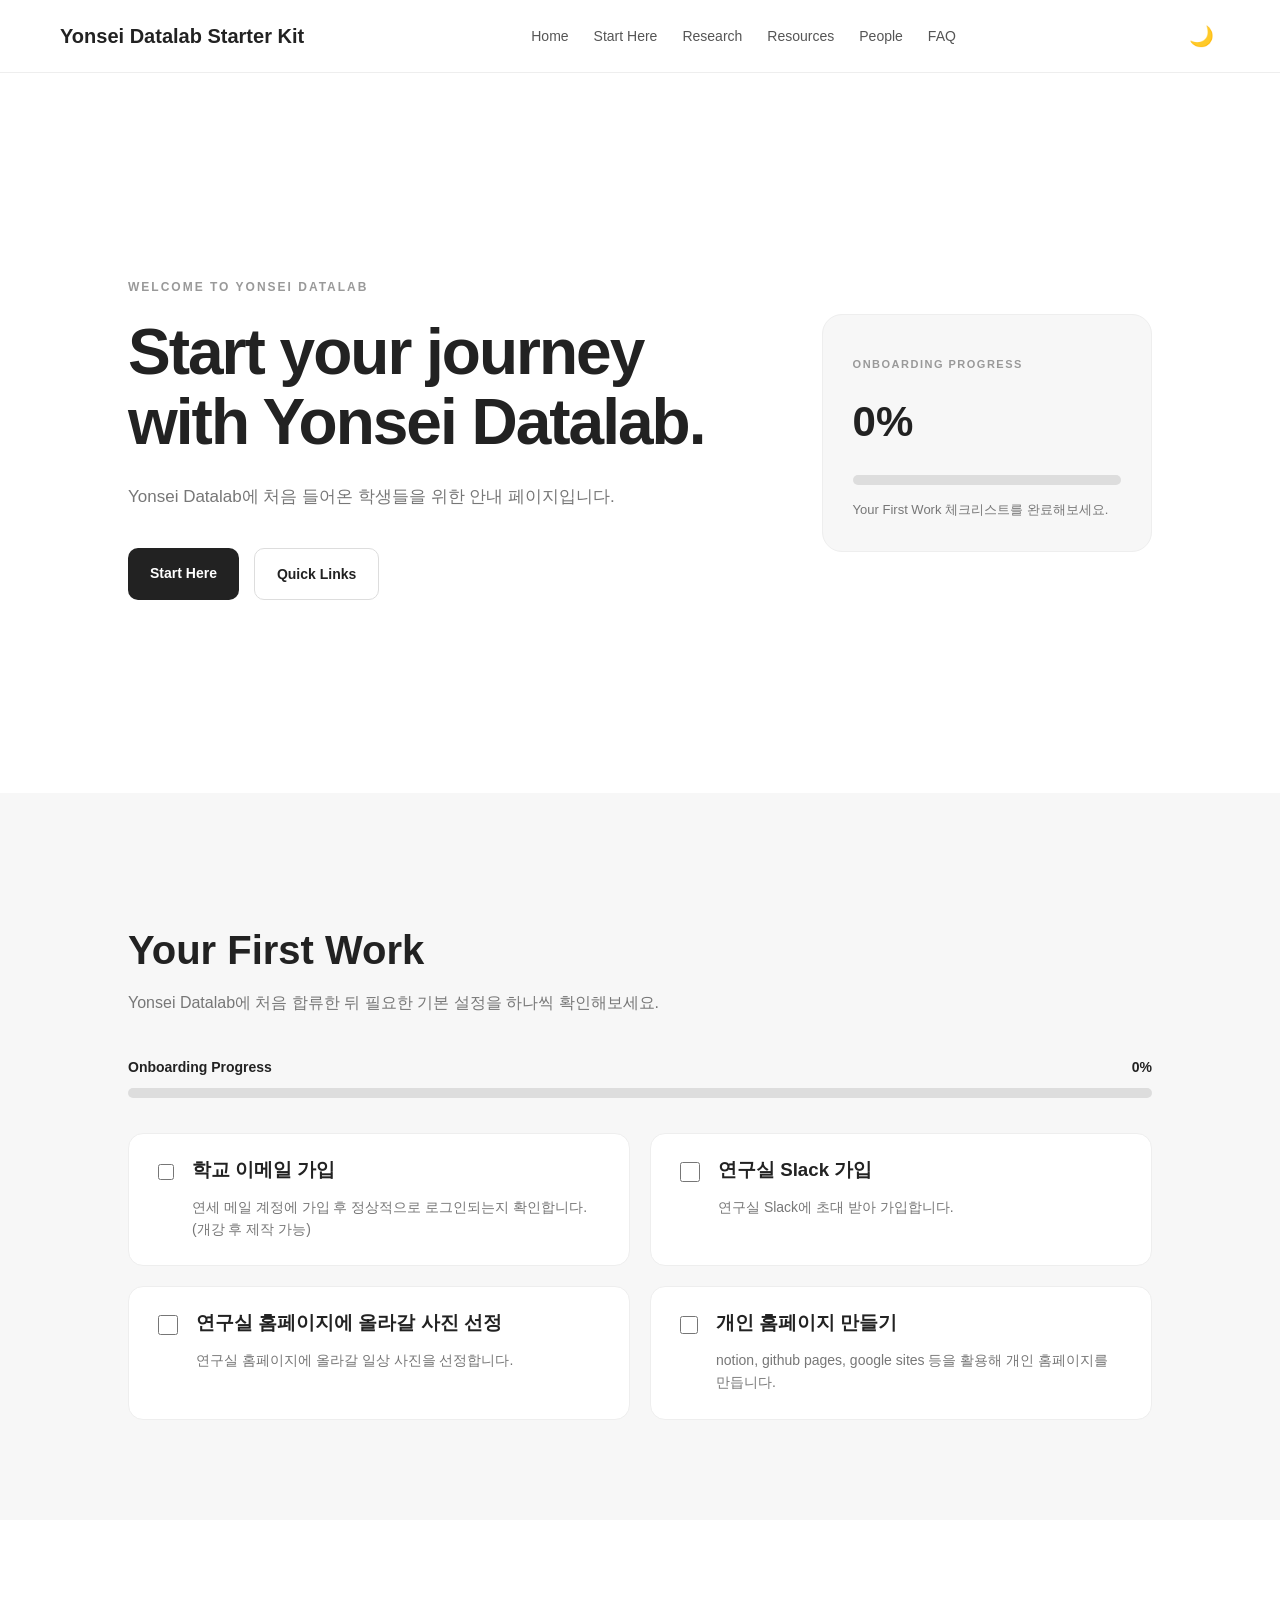
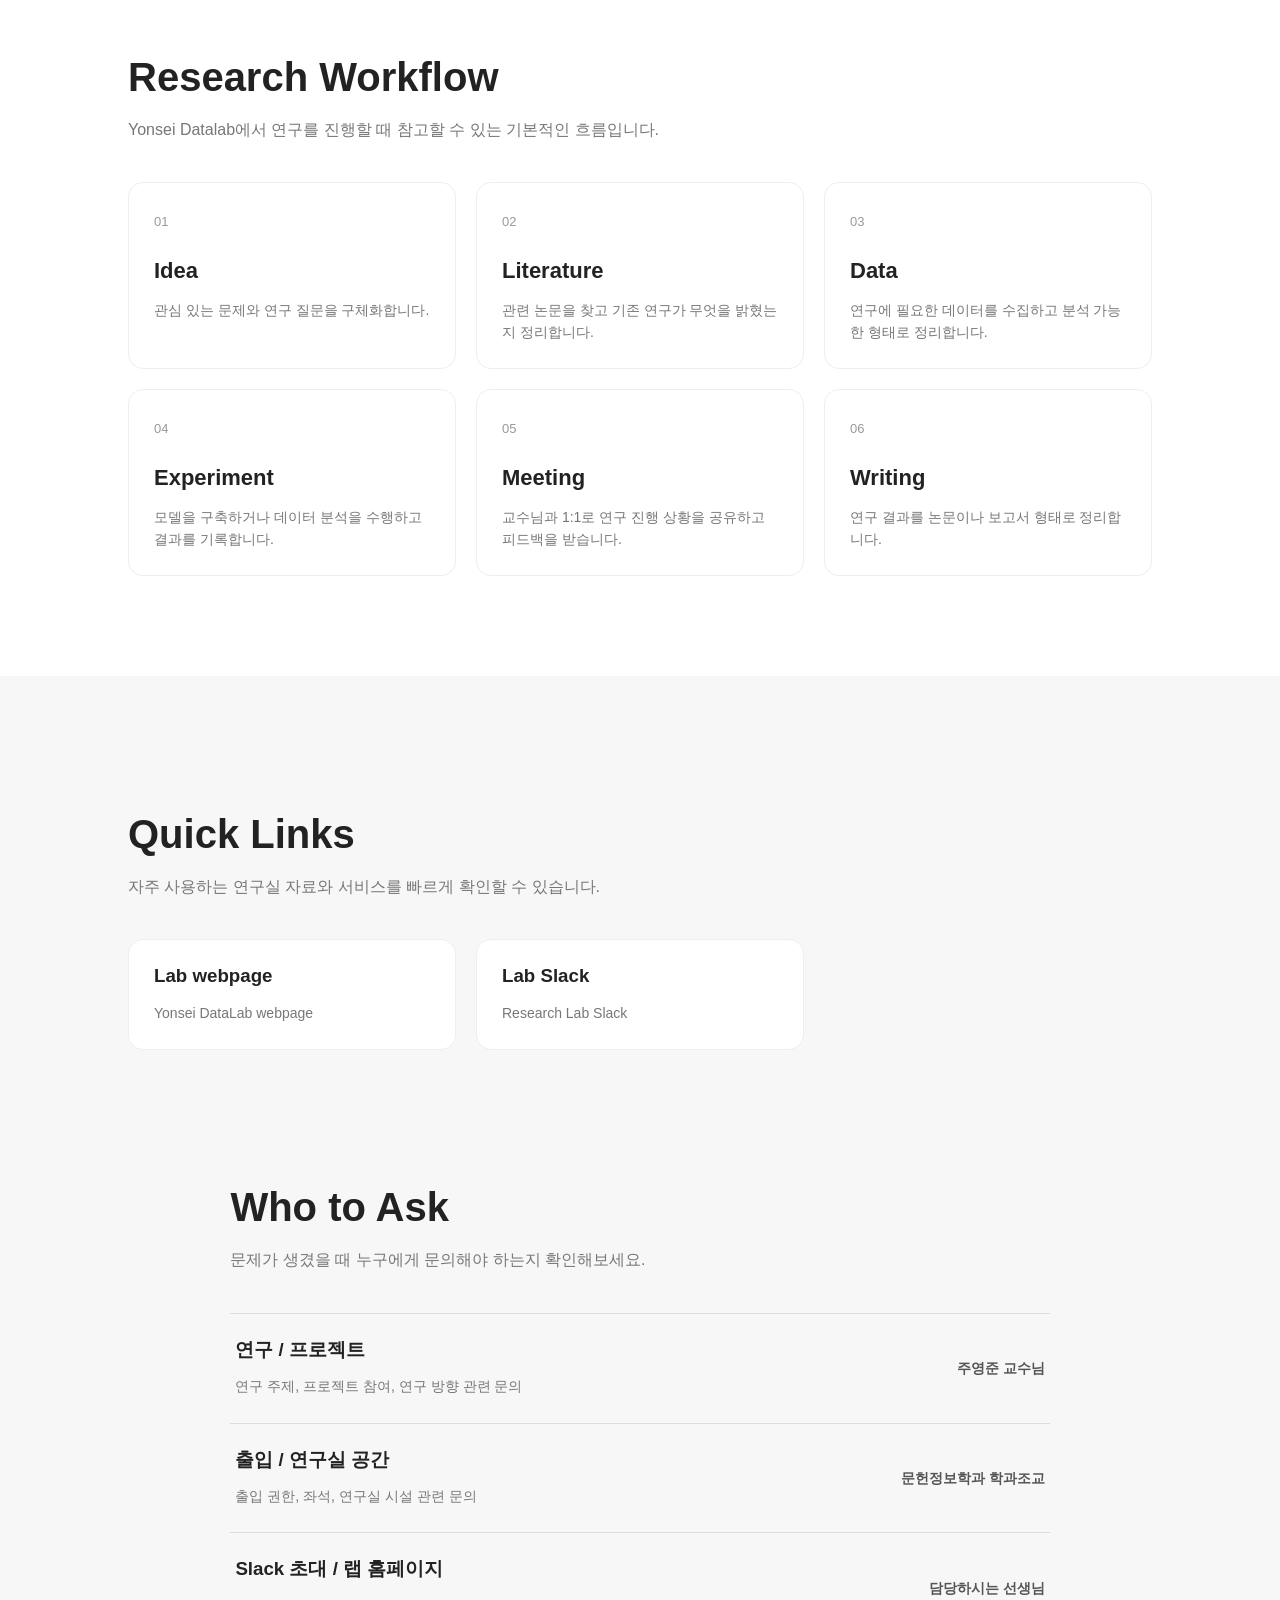
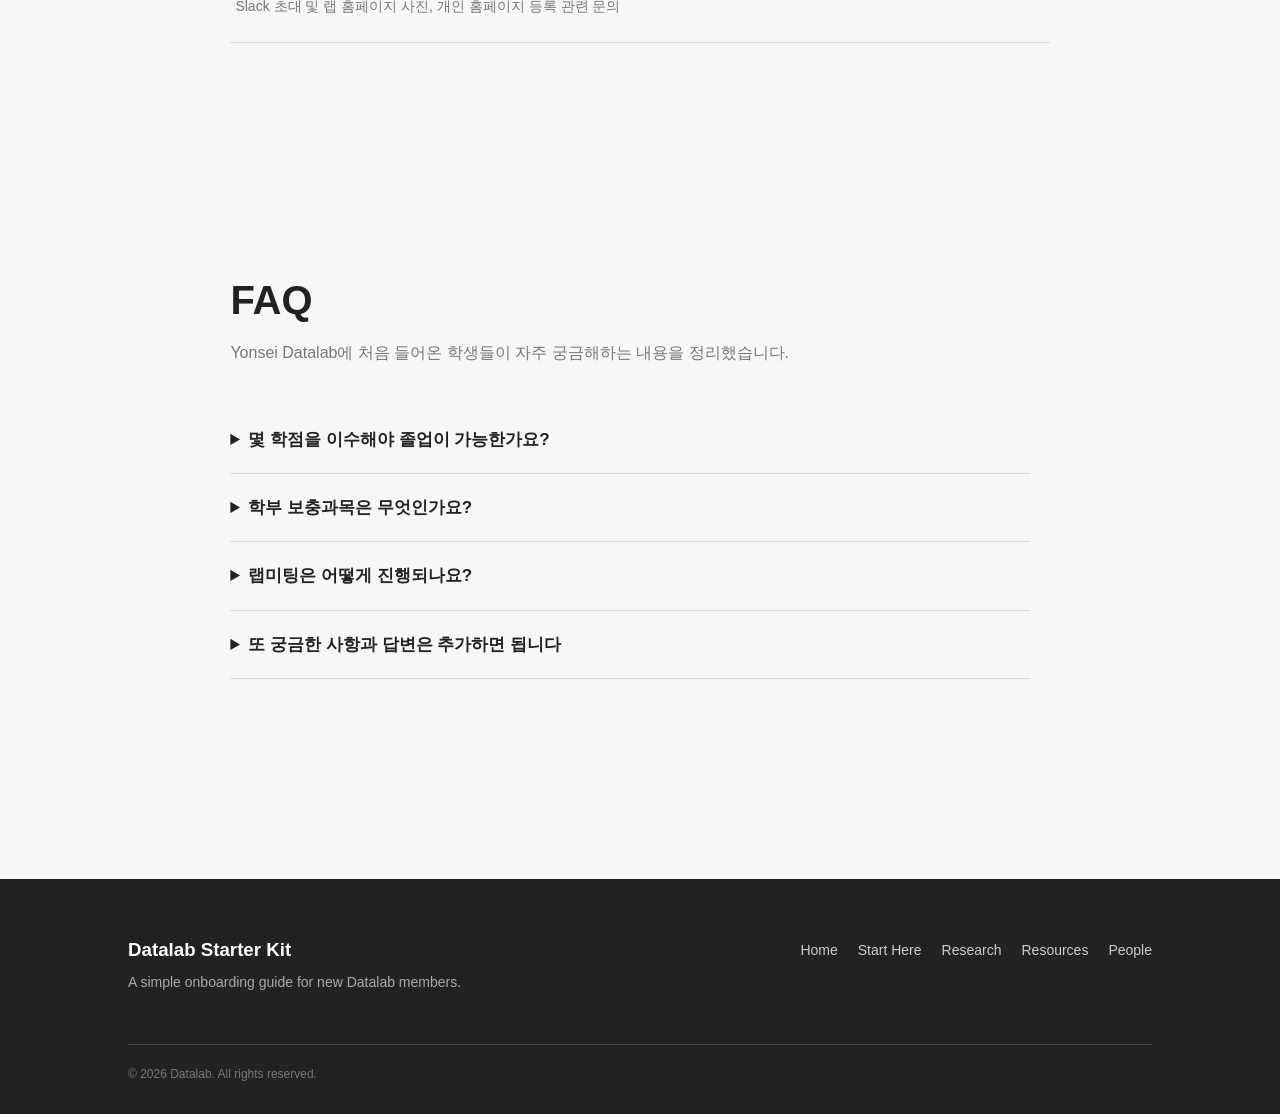
<file: index.html>
<!DOCTYPE html>
<html lang="ko">

<head>
  <meta charset="UTF-8">
  <meta name="viewport" content="width=device-width, initial-scale=1.0">
  <title>Yonsei Datalab Starter Kit</title>

  <link rel="stylesheet" href="style.css">
</head>

<body>

  <header>

  <a href="#home" class="logo">
    Yonsei Datalab Starter Kit
  </a>

  <nav>
    <a href="#home">Home</a>
    <a href="#start">Start Here</a>
    <a href="#research">Research</a>
    <a href="#resources">Resources</a>
    <a href="#people">People</a>
    <a href="#faq">FAQ</a>
  </nav>

  <button id="theme-toggle">🌙</button>

</header>

  <main>

    <section id="home">

  <div class="home-left">

    <p class="eyebrow">WELCOME TO YONSEI DATALAB</p>

    <h1>
      Start your journey<br>
      with Yonsei Datalab.
    </h1>

    <p class="home-description">
      Yonsei Datalab에 처음 들어온 학생들을 위한 안내 페이지입니다.
    </p>

    <div class="home-buttons">
      <a href="#start" class="button primary-button">
        Start Here
      </a>

      <a href="#resources" class="button secondary-button">
        Quick Links
      </a>
    </div>

  </div>


  <div class="home-right">

    <div class="home-progress-card">

      <p class="progress-label">
        ONBOARDING PROGRESS
      </p>

      <div class="home-progress-number">
        <span id="home-progress-number">0%</span>
      </div>

      <div class="home-progress-container">
        <div id="home-progress-bar"></div>
      </div>

      <p class="home-progress-description">
        Your First Work 체크리스트를 완료해보세요.
      </p>

    </div>

  </div>

</section>
<section id="start">

  <h2>Your First Work</h2>

  <p>
    Yonsei Datalab에 처음 합류한 뒤 필요한 기본 설정을 하나씩 확인해보세요.
  </p>


  <div class="progress-area">

    <div class="progress-text">
      <span>Onboarding Progress</span>
      <span id="progress-number">0%</span>
    </div>

    <div class="progress-container">
      <div id="progress-bar"></div>
    </div>

  </div>


  <div class="checklist">

    <div class="check-item">

      <input type="checkbox" class="task-check">

      <div>
        <h3>학교 이메일 가입</h3>
        <p>연세 메일 계정에 가입 후 정상적으로 로그인되는지 확인합니다. (개강 후 제작 가능)</p>
      </div>

    </div>


    <div class="check-item">

      <input type="checkbox" class="task-check">

      <div>
        <h3>연구실 Slack 가입</h3>
        <p>연구실 Slack에 초대 받아 가입합니다.</p>
      </div>

    </div>


    <div class="check-item">

      <input type="checkbox" class="task-check">

      <div>
        <h3>연구실 홈페이지에 올라갈 사진 선정</h3>
        <p>연구실 홈페이지에 올라갈 일상 사진을 선정합니다.</p>
      </div>

    </div>


    <div class="check-item">

      <input type="checkbox" class="task-check">

      <div>
        <h3>개인 홈페이지 만들기</h3>
        <p>notion, github pages, google sites 등을 활용해 개인 홈페이지를 만듭니다.</p>
      </div>

    </div>

  </div>

</section>

<section id="research">

  <h2>Research Workflow</h2>

  <p>
    Yonsei Datalab에서 연구를 진행할 때 참고할 수 있는 기본적인 흐름입니다.
  </p>


  <div class="workflow">

    <a href="idea.html" class="workflow-item">
      <span>01</span>
      <h3>Idea</h3>
      <p>관심 있는 문제와 연구 질문을 구체화합니다.</p>
    </a>

    <a href="literature.html" class="workflow-item">
      <span>02</span>
      <h3>Literature</h3>
      <p>관련 논문을 찾고 기존 연구가 무엇을 밝혔는지 정리합니다.</p>
    </a>

    <a href="data.html" class="workflow-item">
      <span>03</span>
      <h3>Data</h3>
      <p>연구에 필요한 데이터를 수집하고 분석 가능한 형태로 정리합니다.</p>
    </a>

    <a href="experiment.html" class="workflow-item">
      <span>04</span>
      <h3>Experiment</h3>
      <p>모델을 구축하거나 데이터 분석을 수행하고 결과를 기록합니다.</p>
    </a>

    <a href="meeting.html" class="workflow-item">
      <span>05</span>
      <h3>Meeting</h3>
      <p>교수님과 1:1로 연구 진행 상황을 공유하고 피드백을 받습니다.</p>
    </a>

    <a href="writing.html" class="workflow-item">
      <span>06</span>
      <h3>Writing</h3>
      <p>연구 결과를 논문이나 보고서 형태로 정리합니다.</p>
    </a>

  </div>

</section>

<section id="resources">

  <h2>Quick Links</h2>

  <p>
    자주 사용하는 연구실 자료와 서비스를 빠르게 확인할 수 있습니다.
  </p>


  <div class="resource-grid">


    <a href="https://datalab.yonsei.ac.kr/" class="resource-item">
      <h3>Lab webpage</h3>
      <p>Yonsei DataLab webpage</p>
    </a>

    <a href="https://the-datalab.slack.com" class="resource-item">
        <h3>Lab Slack</h3>
        <p>Research Lab Slack</p>
    </a>

  </div>
  <section id="people">

  <h2>Who to Ask</h2>

  <p>
    문제가 생겼을 때 누구에게 문의해야 하는지 확인해보세요.
  </p>


  <div class="people-list">

    <div class="people-item">
      <div>
        <h3>연구 / 프로젝트</h3>
        <p>연구 주제, 프로젝트 참여, 연구 방향 관련 문의</p>
      </div>

      <span>주영준 교수님 </span>
    </div>


    <div class="people-item">
      <div>
        <h3>출입 / 연구실 공간</h3>
        <p>출입 권한, 좌석, 연구실 시설 관련 문의</p>
      </div>

      <span>문헌정보학과 학과조교</span>
    </div>

    <div class="people-item">
      <div>
        <h3>Slack 초대 / 랩 홈페이지</h3>
        <p>Slack 초대 및 랩 홈페이지 사진, 개인 홈페이지 등록 관련 문의</p>
      </div>

      <span>담당하시는 선생님</span>
    </div>

  </div>

</section>

<section id="faq">

  <h2>FAQ</h2>

  <p>
    Yonsei Datalab에 처음 들어온 학생들이 자주 궁금해하는 내용을 정리했습니다.
  </p>


  <div class="faq-list">

    <details class="faq-item">
      <summary>몇 학점을 이수해야 졸업이 가능한가요?</summary>

      <p>
        석사과정 30학점, 박사과정 30학점입니다. 
      </p>
    </details>


    <details class="faq-item">
      <summary>학부 보충과목은 무엇인가요?</summary>

      <p>
        석사과정 혹은 박사과정 학생이 학부 혹은 석사가 문헌정보학과가 아닌 경우, 학부 보충과목 9학점을 이수해야 합니다. 
      </p>
    </details>


    <details class="faq-item">
      <summary>랩미팅은 어떻게 진행되나요?</summary>

      <p>
        기본적으로 교수님과 1:1 미팅 형식으로 진행합니다. 
      </p>
    </details>


    <details class="faq-item">
      <summary>또 궁금한 사항과 답변은 추가하면 됩니다</summary>

      <p>
        :-) 
      </p>
    </details>

  </div>

</section>
  </main>
<footer>

  <div class="footer-content">

    <div>
      <h3>Datalab Starter Kit</h3>

      <p>
        A simple onboarding guide for new Datalab members.
      </p>
    </div>


    <div class="footer-links">

      <a href="#home">Home</a>

      <a href="#start">Start Here</a>

      <a href="#research">Research</a>

      <a href="#resources">Resources</a>

      <a href="#people">People</a>

    </div>

  </div>


  <div class="footer-bottom">

    <p>
      © 2026 Datalab. All rights reserved.
    </p>

  </div>

</footer>
    <script src="script.js"></script>

</body>

</html>
</file>
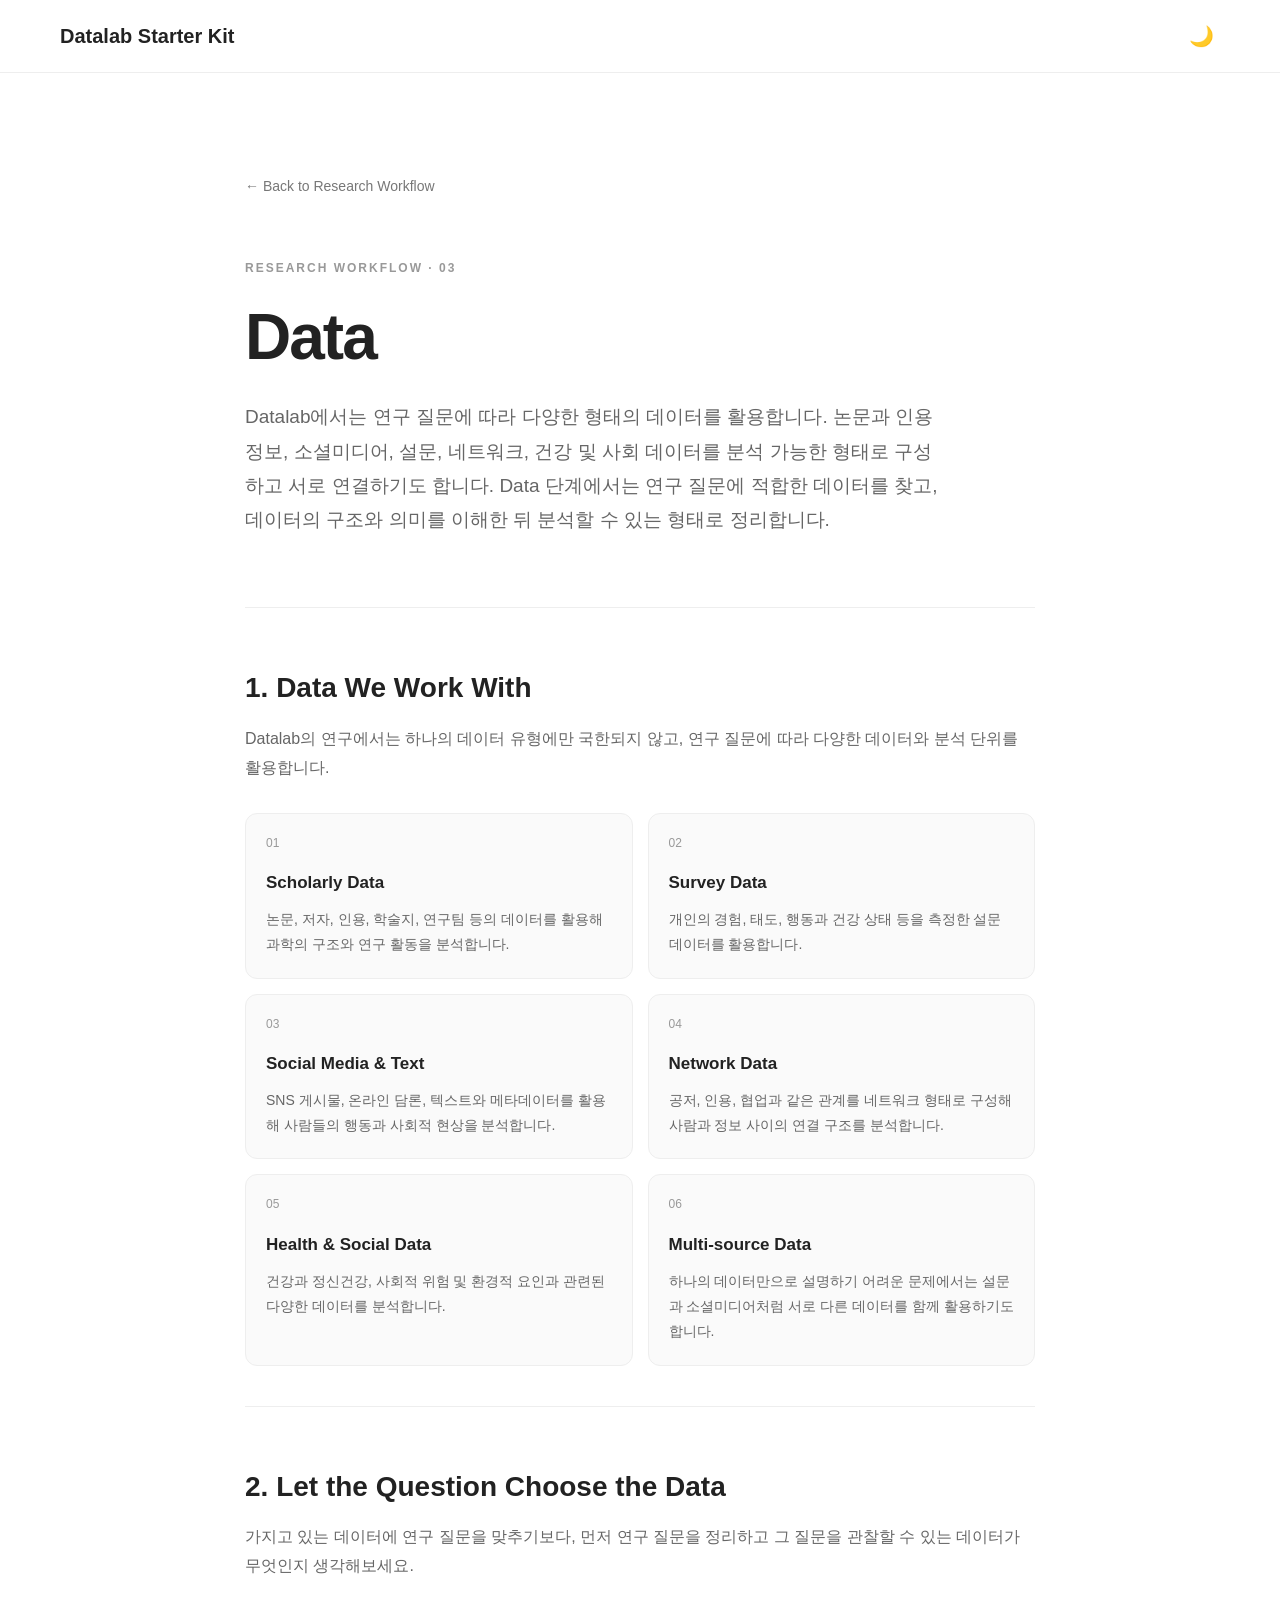
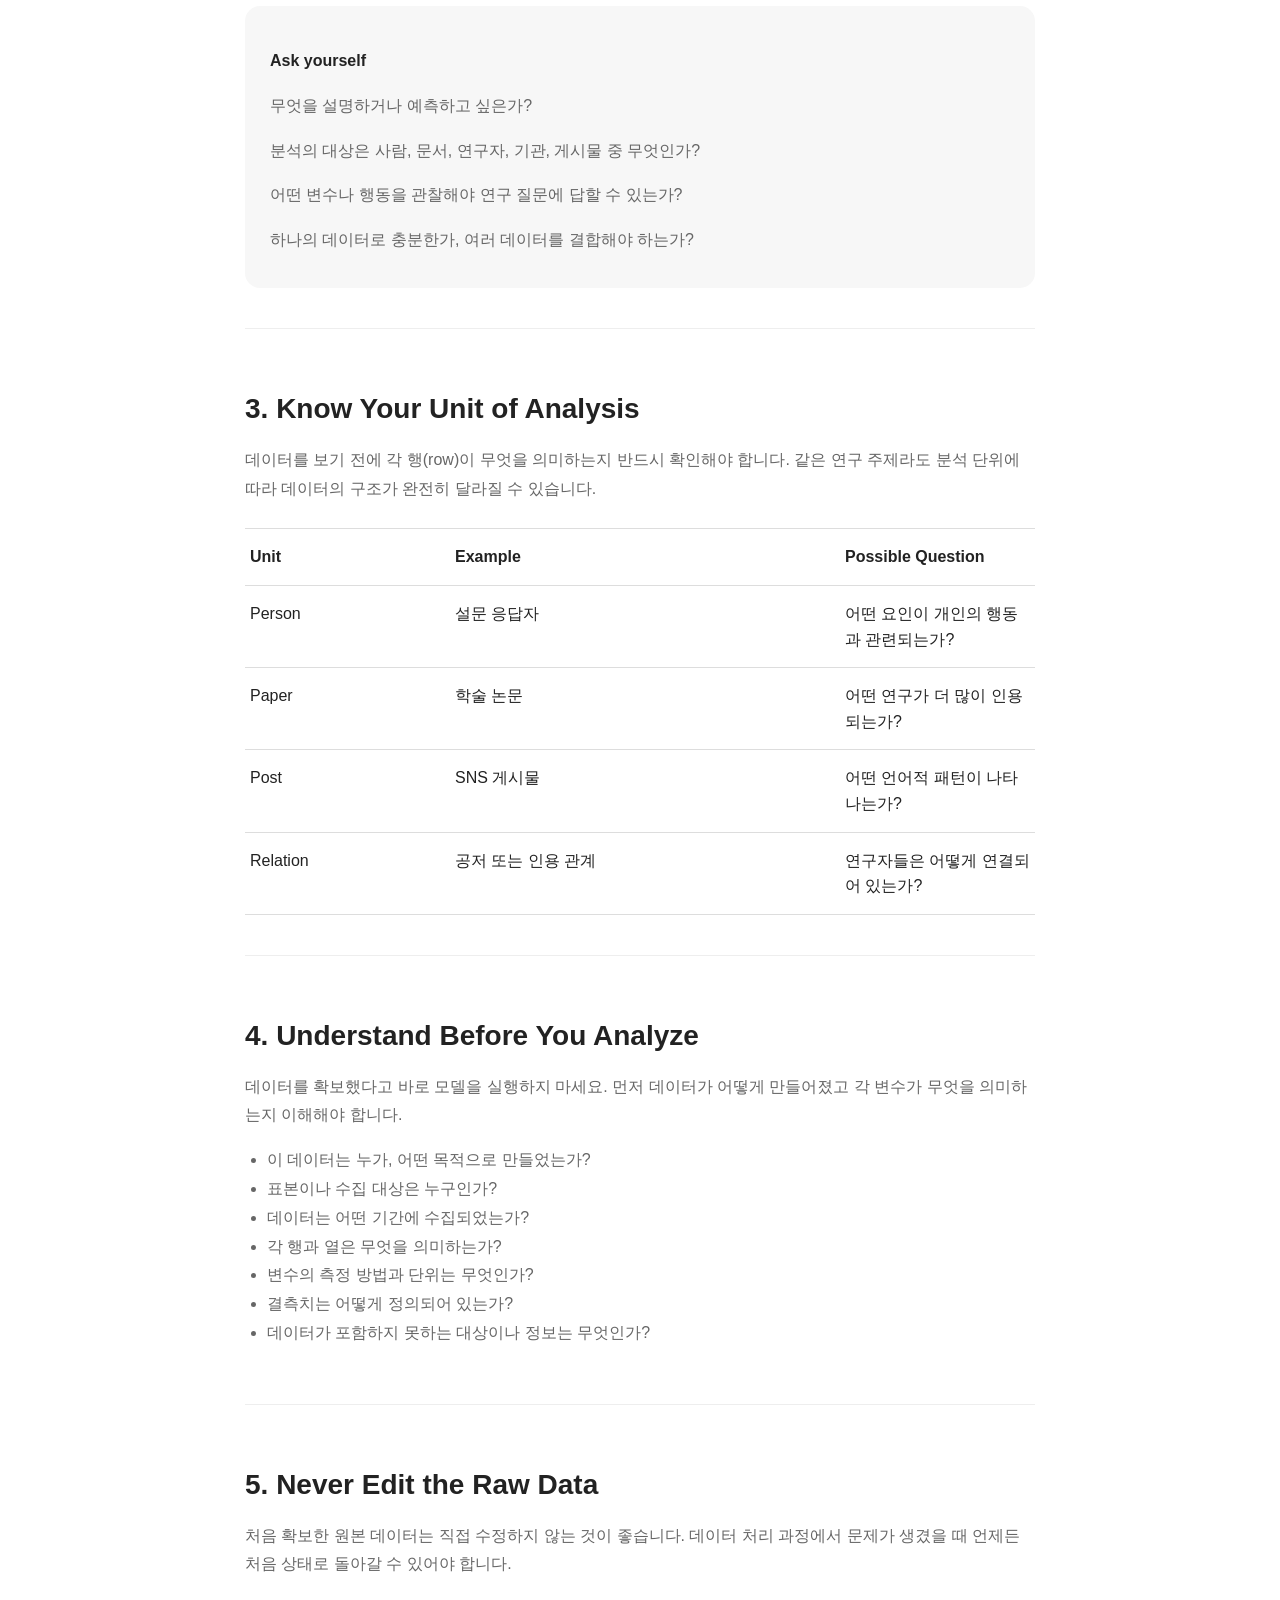
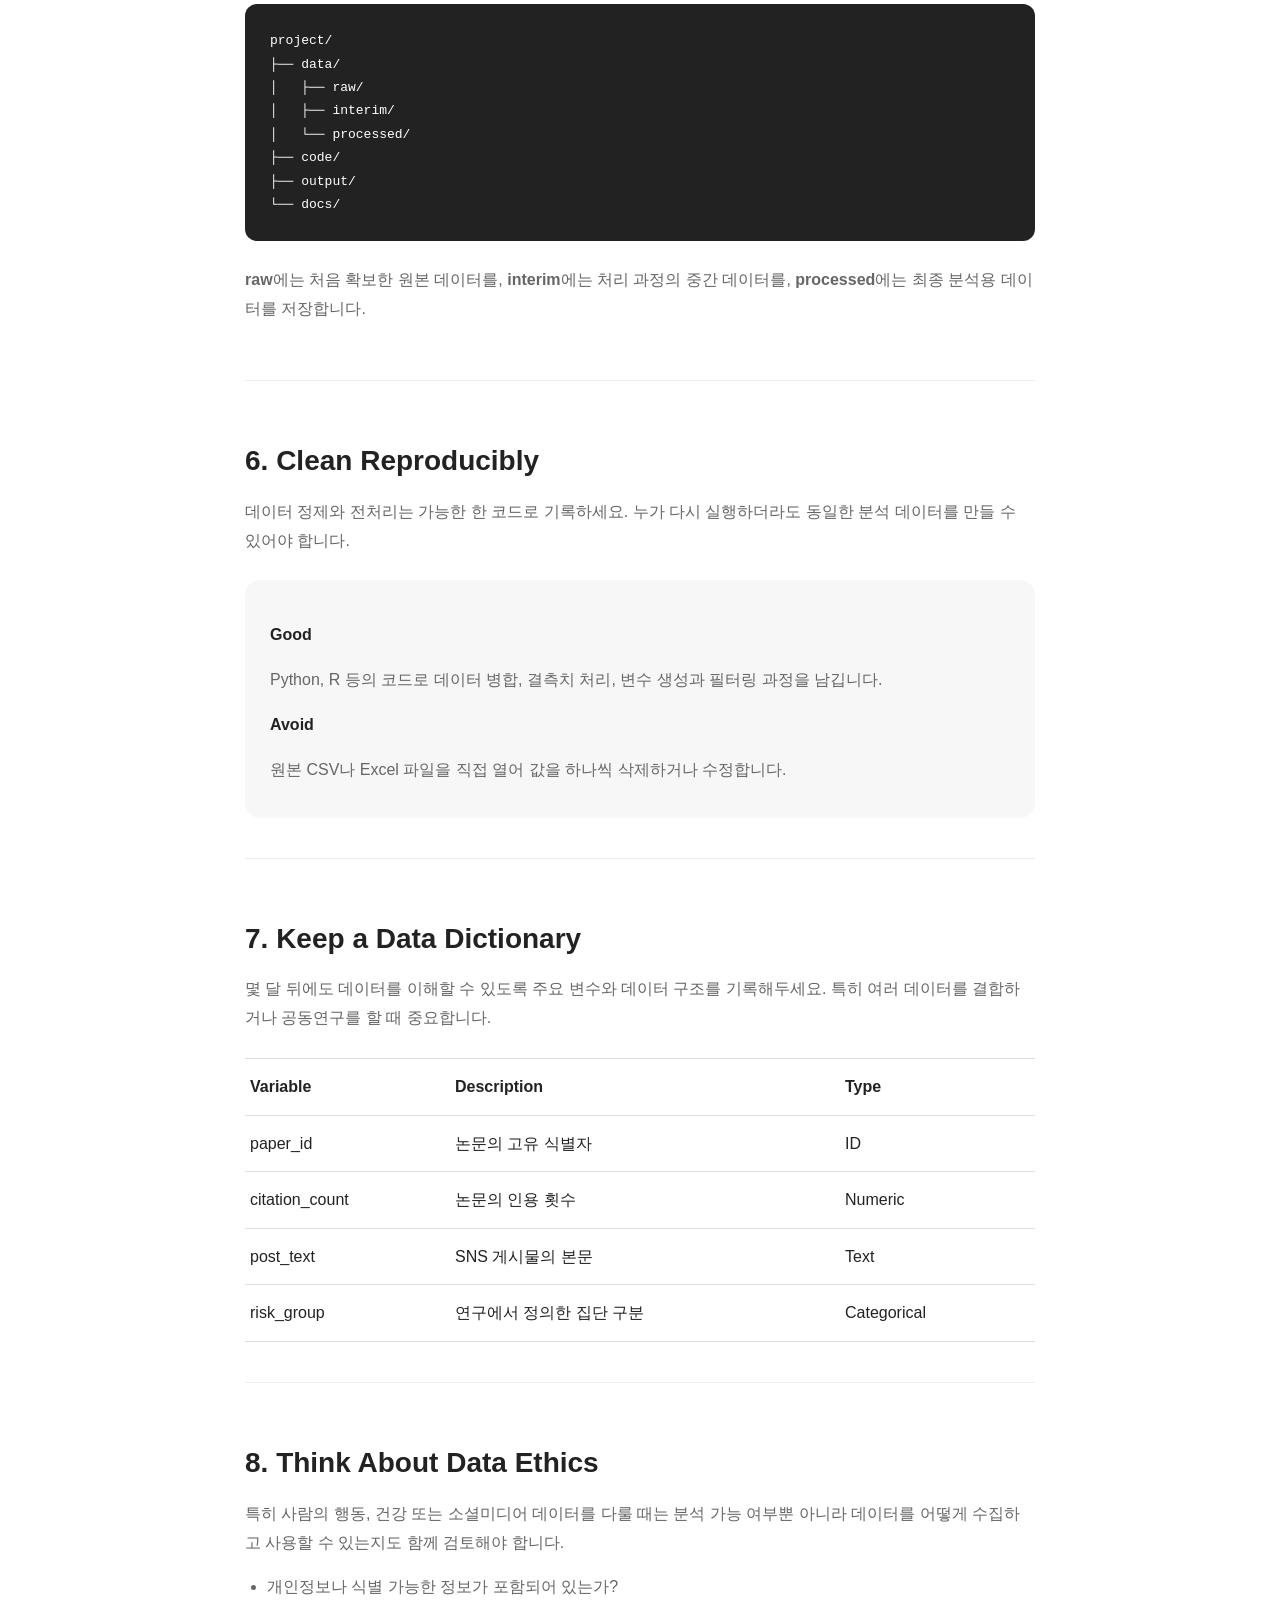
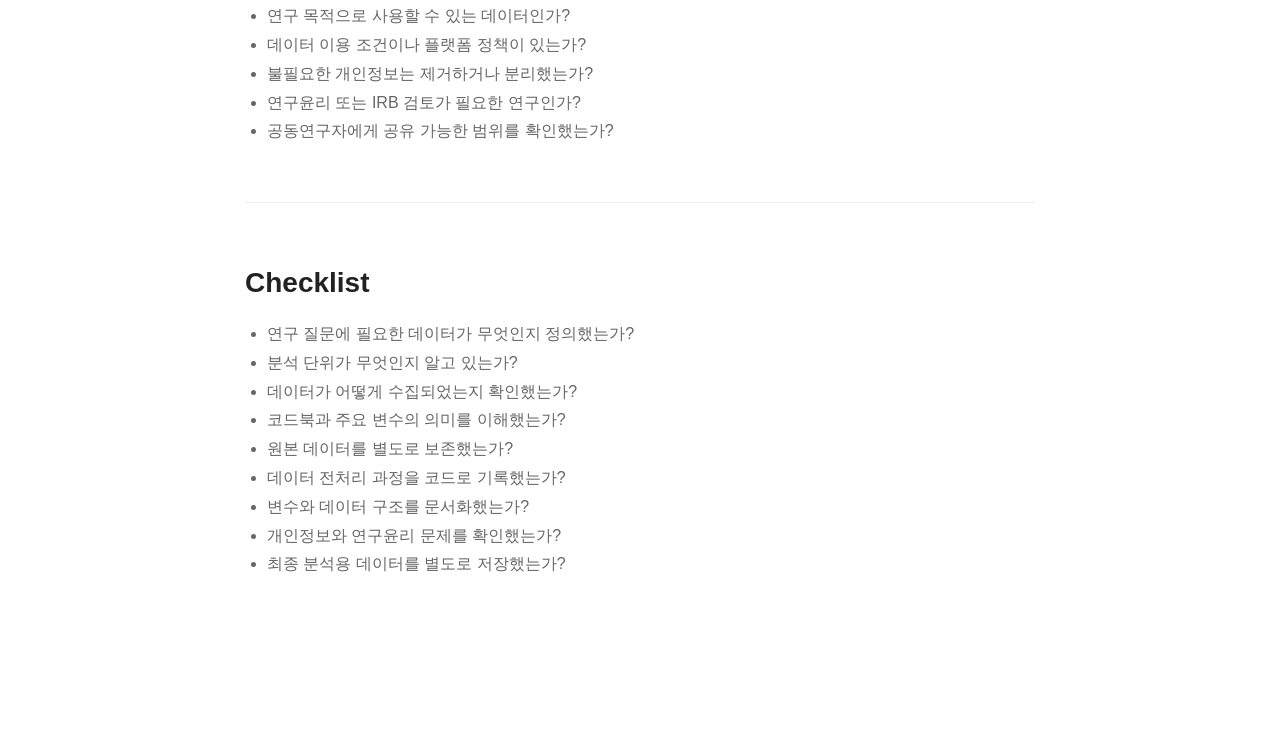
<file: data.html>
<!DOCTYPE html>
<html lang="ko">

<head>

  <meta charset="UTF-8">

  <meta name="viewport" content="width=device-width, initial-scale=1.0">

  <title>Data | Datalab Starter Kit</title>

  <link rel="stylesheet" href="style.css">

</head>


<body>


  <header>

    <a href="index.html" class="logo">
      Datalab Starter Kit
    </a>

    <button id="theme-toggle">
      🌙
    </button>

  </header>


  <main class="guide-page">


    <a href="index.html#research" class="back-link">
      ← Back to Research Workflow
    </a>


    <p class="eyebrow">
      RESEARCH WORKFLOW · 03
    </p>


    <h1>
      Data
    </h1>


    <p class="guide-intro">
      Datalab에서는 연구 질문에 따라 다양한 형태의 데이터를 활용합니다.
      논문과 인용정보, 소셜미디어, 설문, 네트워크, 건강 및 사회 데이터를
      분석 가능한 형태로 구성하고 서로 연결하기도 합니다.
      Data 단계에서는 연구 질문에 적합한 데이터를 찾고,
      데이터의 구조와 의미를 이해한 뒤 분석할 수 있는 형태로 정리합니다.
    </p>



    <!-- 1. DATA IN OUR LAB -->

    <section class="guide-section">

      <h2>1. Data We Work With</h2>

      <p>
        Datalab의 연구에서는 하나의 데이터 유형에만 국한되지 않고,
        연구 질문에 따라 다양한 데이터와 분석 단위를 활용합니다.
      </p>


      <div class="data-grid">


        <div class="data-card">

          <span>01</span>

          <h3>Scholarly Data</h3>

          <p>
            논문, 저자, 인용, 학술지, 연구팀 등의 데이터를 활용해
            과학의 구조와 연구 활동을 분석합니다.
          </p>

        </div>


        <div class="data-card">

          <span>02</span>

          <h3>Survey Data</h3>

          <p>
            개인의 경험, 태도, 행동과 건강 상태 등을 측정한
            설문 데이터를 활용합니다.
          </p>

        </div>


        <div class="data-card">

          <span>03</span>

          <h3>Social Media & Text</h3>

          <p>
            SNS 게시물, 온라인 담론, 텍스트와 메타데이터를 활용해
            사람들의 행동과 사회적 현상을 분석합니다.
          </p>

        </div>


        <div class="data-card">

          <span>04</span>

          <h3>Network Data</h3>

          <p>
            공저, 인용, 협업과 같은 관계를 네트워크 형태로 구성해
            사람과 정보 사이의 연결 구조를 분석합니다.
          </p>

        </div>


        <div class="data-card">

          <span>05</span>

          <h3>Health & Social Data</h3>

          <p>
            건강과 정신건강, 사회적 위험 및 환경적 요인과 관련된
            다양한 데이터를 분석합니다.
          </p>

        </div>


        <div class="data-card">

          <span>06</span>

          <h3>Multi-source Data</h3>

          <p>
            하나의 데이터만으로 설명하기 어려운 문제에서는
            설문과 소셜미디어처럼 서로 다른 데이터를 함께 활용하기도 합니다.
          </p>

        </div>


      </div>

    </section>



    <!-- 2. RESEARCH QUESTION -->

    <section class="guide-section">

      <h2>2. Let the Question Choose the Data</h2>

      <p>
        가지고 있는 데이터에 연구 질문을 맞추기보다,
        먼저 연구 질문을 정리하고 그 질문을 관찰할 수 있는
        데이터가 무엇인지 생각해보세요.
      </p>


      <div class="note-example">

        <p>
          <strong>Ask yourself</strong>
        </p>

        <p>
          무엇을 설명하거나 예측하고 싶은가?
        </p>

        <p>
          분석의 대상은 사람, 문서, 연구자, 기관, 게시물 중 무엇인가?
        </p>

        <p>
          어떤 변수나 행동을 관찰해야 연구 질문에 답할 수 있는가?
        </p>

        <p>
          하나의 데이터로 충분한가, 여러 데이터를 결합해야 하는가?
        </p>

      </div>

    </section>



    <!-- 3. UNIT OF ANALYSIS -->

    <section class="guide-section">

      <h2>3. Know Your Unit of Analysis</h2>

      <p>
        데이터를 보기 전에 각 행(row)이 무엇을 의미하는지
        반드시 확인해야 합니다.
        같은 연구 주제라도 분석 단위에 따라 데이터의 구조가 완전히 달라질 수 있습니다.
      </p>


      <div class="data-table">

        <div class="data-row data-header">

          <span>Unit</span>
          <span>Example</span>
          <span>Possible Question</span>

        </div>


        <div class="data-row">

          <span>Person</span>
          <span>설문 응답자</span>
          <span>어떤 요인이 개인의 행동과 관련되는가?</span>

        </div>


        <div class="data-row">

          <span>Paper</span>
          <span>학술 논문</span>
          <span>어떤 연구가 더 많이 인용되는가?</span>

        </div>


        <div class="data-row">

          <span>Post</span>
          <span>SNS 게시물</span>
          <span>어떤 언어적 패턴이 나타나는가?</span>

        </div>


        <div class="data-row">

          <span>Relation</span>
          <span>공저 또는 인용 관계</span>
          <span>연구자들은 어떻게 연결되어 있는가?</span>

        </div>

      </div>

    </section>



    <!-- 4. UNDERSTAND DATA -->

    <section class="guide-section">

      <h2>4. Understand Before You Analyze</h2>

      <p>
        데이터를 확보했다고 바로 모델을 실행하지 마세요.
        먼저 데이터가 어떻게 만들어졌고 각 변수가 무엇을 의미하는지 이해해야 합니다.
      </p>


      <ul>

        <li>
          이 데이터는 누가, 어떤 목적으로 만들었는가?
        </li>

        <li>
          표본이나 수집 대상은 누구인가?
        </li>

        <li>
          데이터는 어떤 기간에 수집되었는가?
        </li>

        <li>
          각 행과 열은 무엇을 의미하는가?
        </li>

        <li>
          변수의 측정 방법과 단위는 무엇인가?
        </li>

        <li>
          결측치는 어떻게 정의되어 있는가?
        </li>

        <li>
          데이터가 포함하지 못하는 대상이나 정보는 무엇인가?
        </li>

      </ul>

    </section>



    <!-- 5. RAW DATA -->

    <section class="guide-section">

      <h2>5. Never Edit the Raw Data</h2>

      <p>
        처음 확보한 원본 데이터는 직접 수정하지 않는 것이 좋습니다.
        데이터 처리 과정에서 문제가 생겼을 때
        언제든 처음 상태로 돌아갈 수 있어야 합니다.
      </p>


      <div class="folder-example">

        <code>
project/<br>
├── data/<br>
│&nbsp;&nbsp;&nbsp;├── raw/<br>
│&nbsp;&nbsp;&nbsp;├── interim/<br>
│&nbsp;&nbsp;&nbsp;└── processed/<br>
├── code/<br>
├── output/<br>
└── docs/
        </code>

      </div>


      <p>
        <strong>raw</strong>에는 처음 확보한 원본 데이터를,
        <strong>interim</strong>에는 처리 과정의 중간 데이터를,
        <strong>processed</strong>에는 최종 분석용 데이터를 저장합니다.
      </p>

    </section>



    <!-- 6. CLEANING -->

    <section class="guide-section">

      <h2>6. Clean Reproducibly</h2>

      <p>
        데이터 정제와 전처리는 가능한 한 코드로 기록하세요.
        누가 다시 실행하더라도 동일한 분석 데이터를 만들 수 있어야 합니다.
      </p>


      <div class="note-example">

        <p>
          <strong>Good</strong>
        </p>

        <p>
          Python, R 등의 코드로 데이터 병합,
          결측치 처리, 변수 생성과 필터링 과정을 남깁니다.
        </p>


        <p>
          <strong>Avoid</strong>
        </p>

        <p>
          원본 CSV나 Excel 파일을 직접 열어
          값을 하나씩 삭제하거나 수정합니다.
        </p>

      </div>

    </section>



    <!-- 7. DATA DICTIONARY -->

    <section class="guide-section">

      <h2>7. Keep a Data Dictionary</h2>

      <p>
        몇 달 뒤에도 데이터를 이해할 수 있도록
        주요 변수와 데이터 구조를 기록해두세요.
        특히 여러 데이터를 결합하거나 공동연구를 할 때 중요합니다.
      </p>


      <div class="data-table">

        <div class="data-row data-header">

          <span>Variable</span>
          <span>Description</span>
          <span>Type</span>

        </div>


        <div class="data-row">

          <span>paper_id</span>
          <span>논문의 고유 식별자</span>
          <span>ID</span>

        </div>


        <div class="data-row">

          <span>citation_count</span>
          <span>논문의 인용 횟수</span>
          <span>Numeric</span>

        </div>


        <div class="data-row">

          <span>post_text</span>
          <span>SNS 게시물의 본문</span>
          <span>Text</span>

        </div>


        <div class="data-row">

          <span>risk_group</span>
          <span>연구에서 정의한 집단 구분</span>
          <span>Categorical</span>

        </div>

      </div>

    </section>



    <!-- 8. DATA ETHICS -->

    <section class="guide-section">

      <h2>8. Think About Data Ethics</h2>

      <p>
        특히 사람의 행동, 건강 또는 소셜미디어 데이터를 다룰 때는
        분석 가능 여부뿐 아니라 데이터를 어떻게 수집하고 사용할 수 있는지도
        함께 검토해야 합니다.
      </p>


      <ul>

        <li>
          개인정보나 식별 가능한 정보가 포함되어 있는가?
        </li>

        <li>
          연구 목적으로 사용할 수 있는 데이터인가?
        </li>

        <li>
          데이터 이용 조건이나 플랫폼 정책이 있는가?
        </li>

        <li>
          불필요한 개인정보는 제거하거나 분리했는가?
        </li>

        <li>
          연구윤리 또는 IRB 검토가 필요한 연구인가?
        </li>

        <li>
          공동연구자에게 공유 가능한 범위를 확인했는가?
        </li>

      </ul>

    </section>



    <!-- CHECKLIST -->

    <section class="guide-section">

      <h2>Checklist</h2>


      <ul>

        <li>
          연구 질문에 필요한 데이터가 무엇인지 정의했는가?
        </li>

        <li>
          분석 단위가 무엇인지 알고 있는가?
        </li>

        <li>
          데이터가 어떻게 수집되었는지 확인했는가?
        </li>

        <li>
          코드북과 주요 변수의 의미를 이해했는가?
        </li>

        <li>
          원본 데이터를 별도로 보존했는가?
        </li>

        <li>
          데이터 전처리 과정을 코드로 기록했는가?
        </li>

        <li>
          변수와 데이터 구조를 문서화했는가?
        </li>

        <li>
          개인정보와 연구윤리 문제를 확인했는가?
        </li>

        <li>
          최종 분석용 데이터를 별도로 저장했는가?
        </li>

      </ul>

    </section>


  </main>


  <script src="script.js"></script>


</body>

</html>
</file>
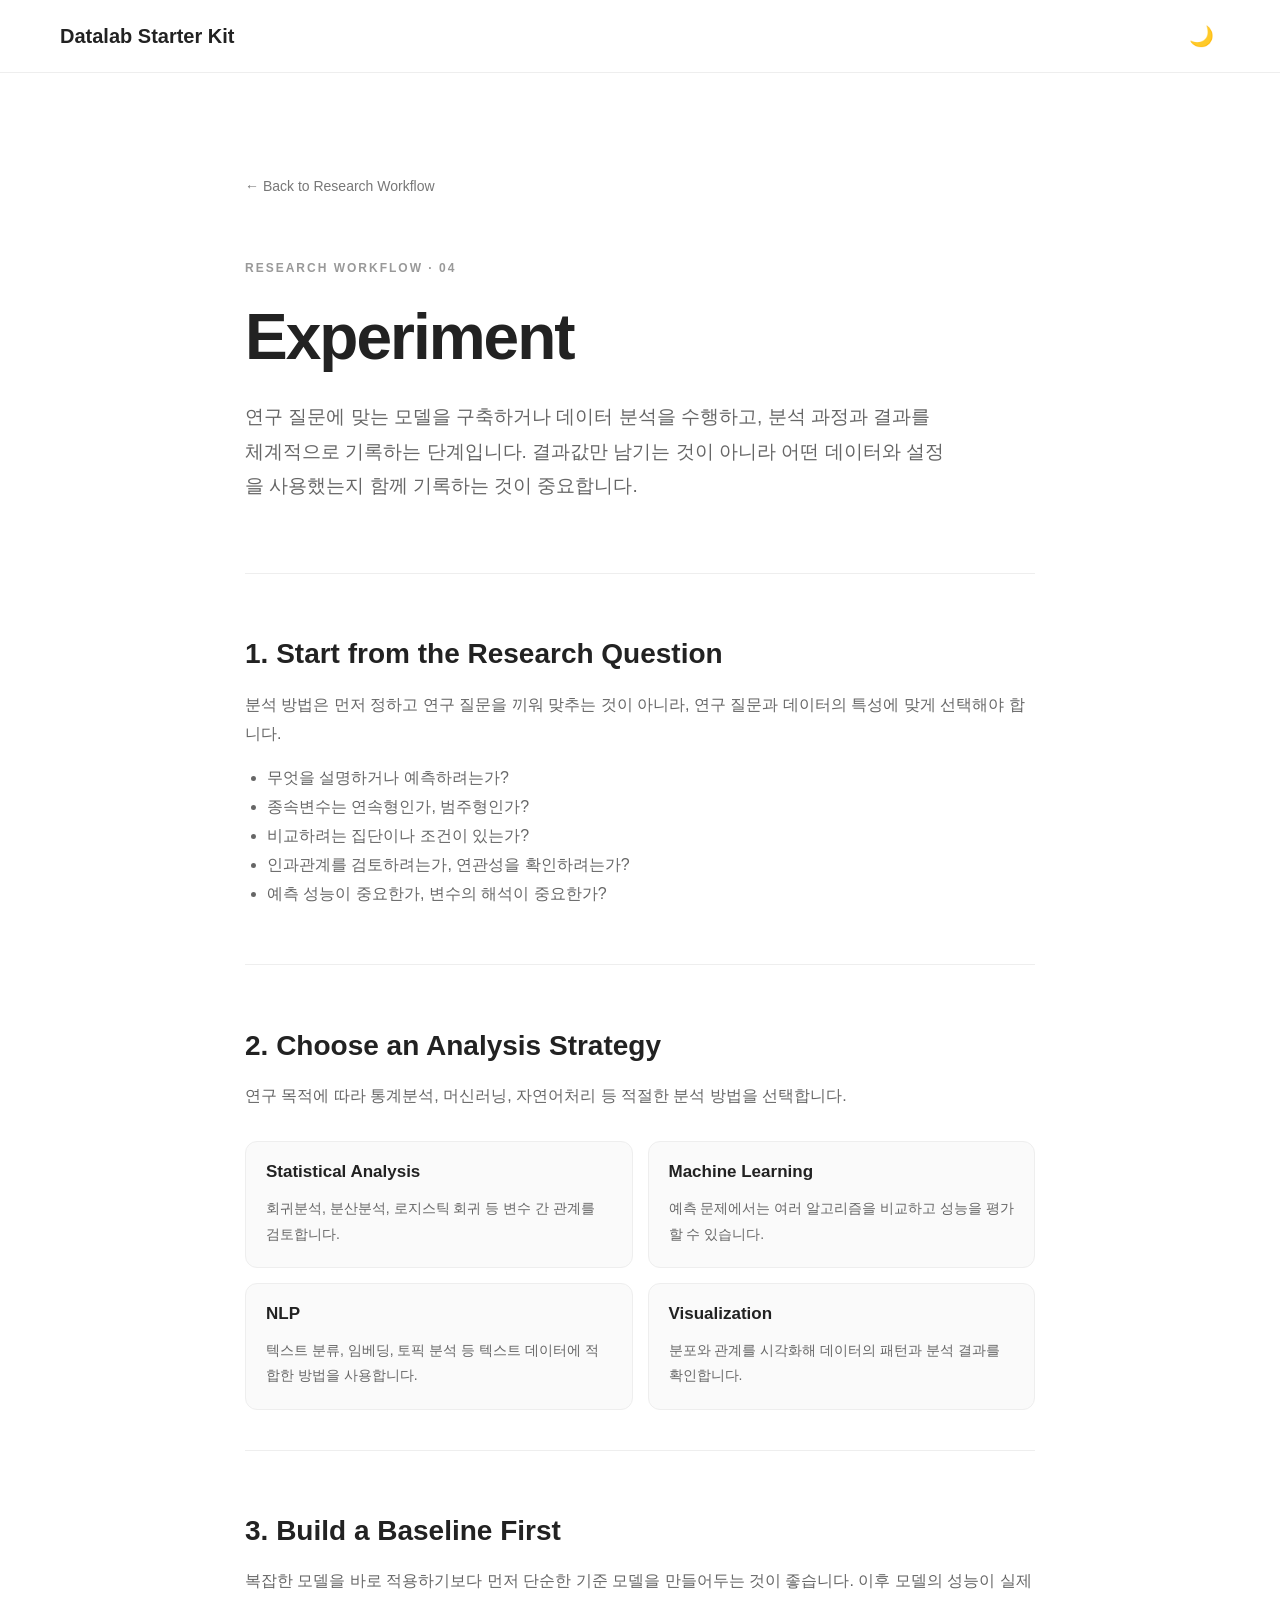
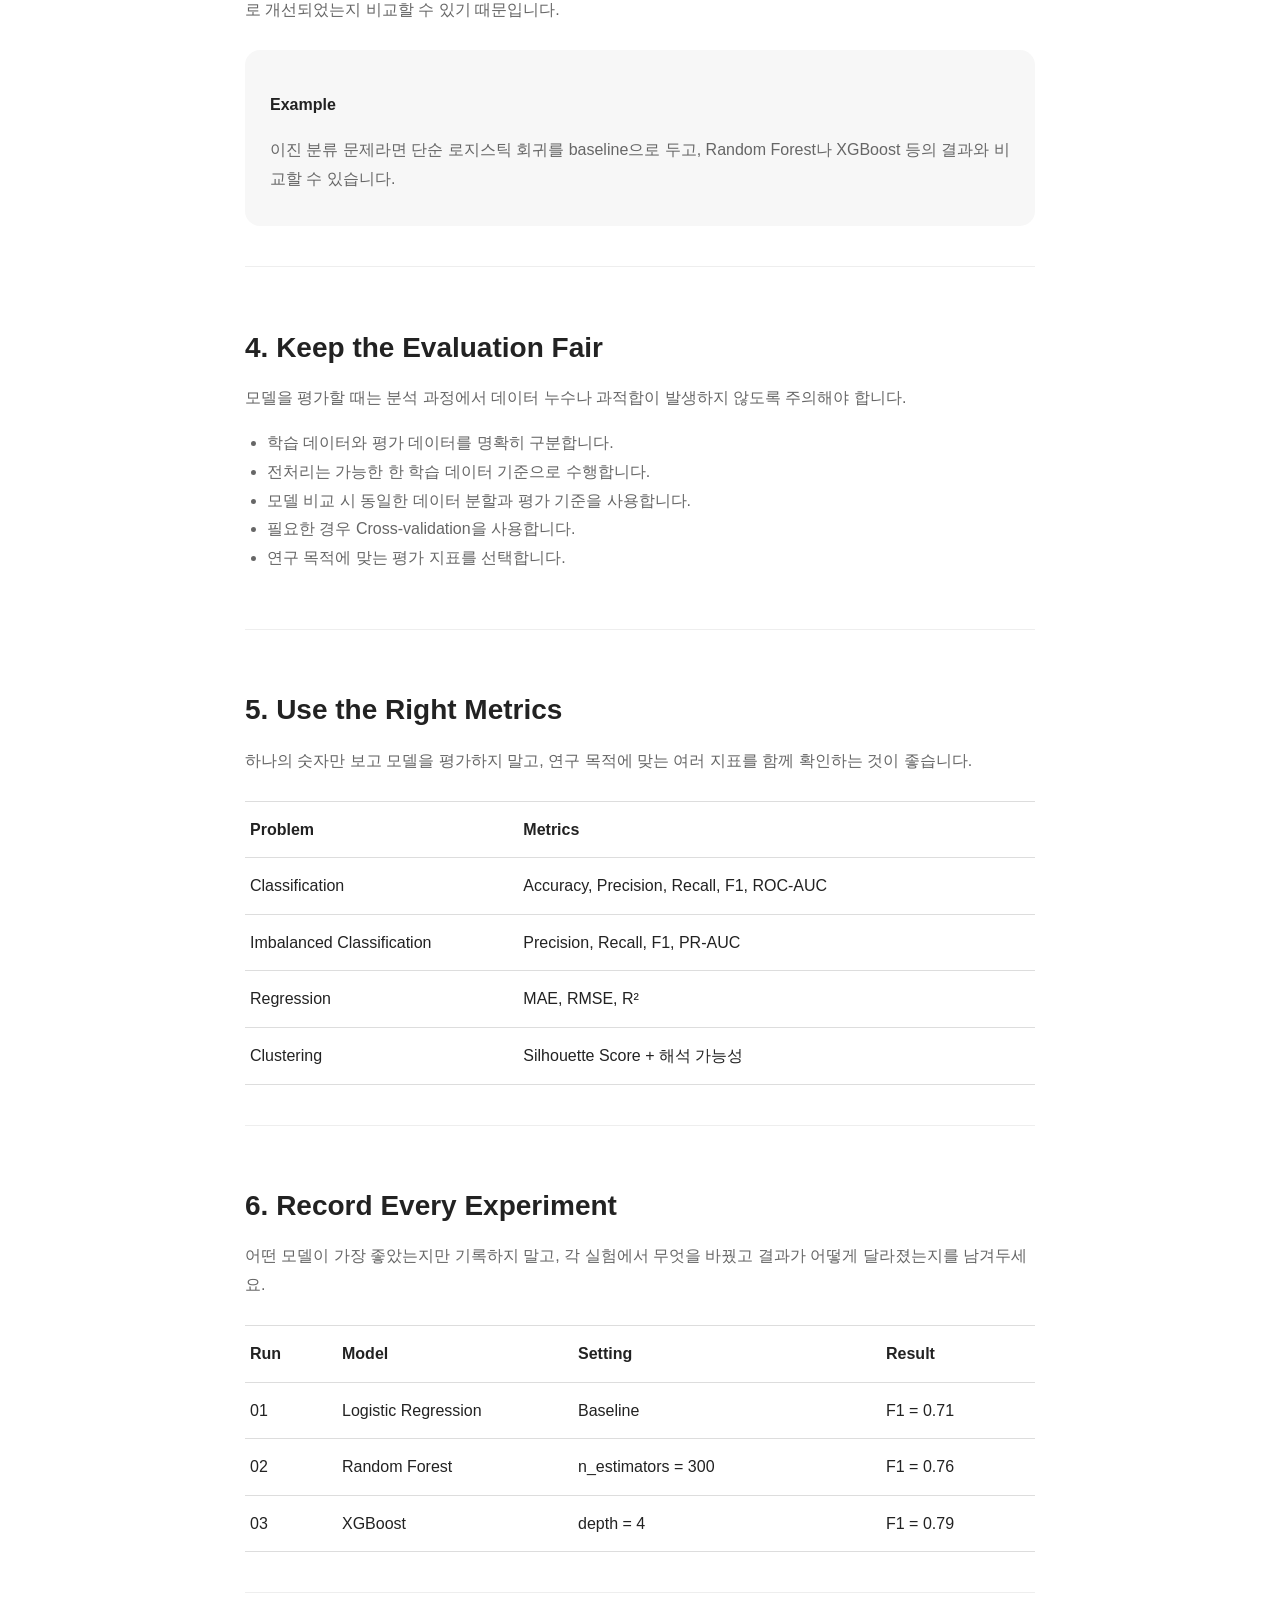
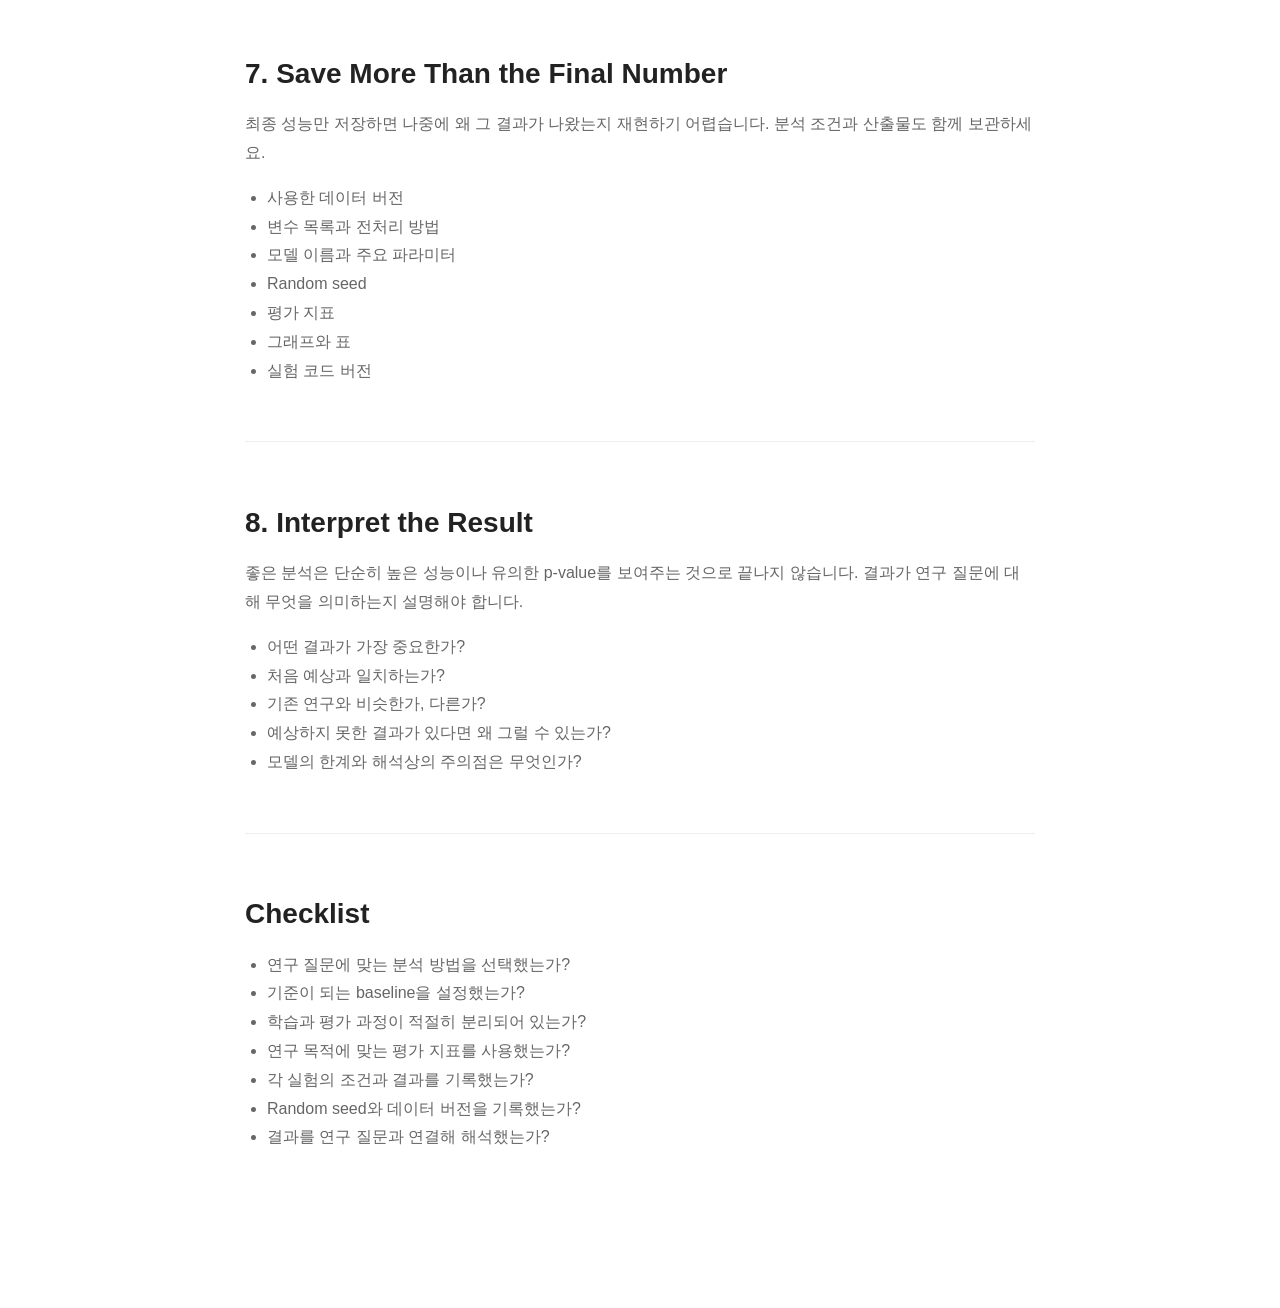
<file: experiment.html>
<!DOCTYPE html>
<html lang="ko">

<head>

  <meta charset="UTF-8">

  <meta name="viewport" content="width=device-width, initial-scale=1.0">

  <title>Experiment | Datalab Starter Kit</title>

  <link rel="stylesheet" href="style.css">

</head>


<body>


  <header>

    <a href="index.html" class="logo">
      Datalab Starter Kit
    </a>

    <button id="theme-toggle">
      🌙
    </button>

  </header>


  <main class="guide-page">

    <a href="index.html#research" class="back-link">
      ← Back to Research Workflow
    </a>


    <p class="eyebrow">
      RESEARCH WORKFLOW · 04
    </p>


    <h1>
      Experiment
    </h1>


    <p class="guide-intro">
      연구 질문에 맞는 모델을 구축하거나 데이터 분석을 수행하고,
      분석 과정과 결과를 체계적으로 기록하는 단계입니다.
      결과값만 남기는 것이 아니라 어떤 데이터와 설정을 사용했는지 함께 기록하는 것이 중요합니다.
    </p>


    <section class="guide-section">

      <h2>1. Start from the Research Question</h2>

      <p>
        분석 방법은 먼저 정하고 연구 질문을 끼워 맞추는 것이 아니라,
        연구 질문과 데이터의 특성에 맞게 선택해야 합니다.
      </p>

      <ul>
        <li>무엇을 설명하거나 예측하려는가?</li>
        <li>종속변수는 연속형인가, 범주형인가?</li>
        <li>비교하려는 집단이나 조건이 있는가?</li>
        <li>인과관계를 검토하려는가, 연관성을 확인하려는가?</li>
        <li>예측 성능이 중요한가, 변수의 해석이 중요한가?</li>
      </ul>

    </section>


    <section class="guide-section">

      <h2>2. Choose an Analysis Strategy</h2>

      <p>
        연구 목적에 따라 통계분석, 머신러닝, 자연어처리 등
        적절한 분석 방법을 선택합니다.
      </p>

      <div class="experiment-grid">

        <div class="experiment-card">
          <h3>Statistical Analysis</h3>
          <p>
            회귀분석, 분산분석, 로지스틱 회귀 등 변수 간 관계를 검토합니다.
          </p>
        </div>

        <div class="experiment-card">
          <h3>Machine Learning</h3>
          <p>
            예측 문제에서는 여러 알고리즘을 비교하고 성능을 평가할 수 있습니다.
          </p>
        </div>

        <div class="experiment-card">
          <h3>NLP</h3>
          <p>
            텍스트 분류, 임베딩, 토픽 분석 등 텍스트 데이터에 적합한 방법을 사용합니다.
          </p>
        </div>

        <div class="experiment-card">
          <h3>Visualization</h3>
          <p>
            분포와 관계를 시각화해 데이터의 패턴과 분석 결과를 확인합니다.
          </p>
        </div>

      </div>

    </section>


    <section class="guide-section">

      <h2>3. Build a Baseline First</h2>

      <p>
        복잡한 모델을 바로 적용하기보다 먼저 단순한 기준 모델을 만들어두는 것이 좋습니다.
        이후 모델의 성능이 실제로 개선되었는지 비교할 수 있기 때문입니다.
      </p>

      <div class="note-example">

        <p><strong>Example</strong></p>

        <p>
          이진 분류 문제라면 단순 로지스틱 회귀를 baseline으로 두고,
          Random Forest나 XGBoost 등의 결과와 비교할 수 있습니다.
        </p>

      </div>

    </section>


    <section class="guide-section">

      <h2>4. Keep the Evaluation Fair</h2>

      <p>
        모델을 평가할 때는 분석 과정에서 데이터 누수나 과적합이 발생하지 않도록 주의해야 합니다.
      </p>

      <ul>
        <li>학습 데이터와 평가 데이터를 명확히 구분합니다.</li>
        <li>전처리는 가능한 한 학습 데이터 기준으로 수행합니다.</li>
        <li>모델 비교 시 동일한 데이터 분할과 평가 기준을 사용합니다.</li>
        <li>필요한 경우 Cross-validation을 사용합니다.</li>
        <li>연구 목적에 맞는 평가 지표를 선택합니다.</li>
      </ul>

    </section>


    <section class="guide-section">

      <h2>5. Use the Right Metrics</h2>

      <p>
        하나의 숫자만 보고 모델을 평가하지 말고,
        연구 목적에 맞는 여러 지표를 함께 확인하는 것이 좋습니다.
      </p>

      <div class="metric-table">

        <div class="metric-row metric-header">
          <span>Problem</span>
          <span>Metrics</span>
        </div>

        <div class="metric-row">
          <span>Classification</span>
          <span>Accuracy, Precision, Recall, F1, ROC-AUC</span>
        </div>

        <div class="metric-row">
          <span>Imbalanced Classification</span>
          <span>Precision, Recall, F1, PR-AUC</span>
        </div>

        <div class="metric-row">
          <span>Regression</span>
          <span>MAE, RMSE, R²</span>
        </div>

        <div class="metric-row">
          <span>Clustering</span>
          <span>Silhouette Score + 해석 가능성</span>
        </div>

      </div>

    </section>


    <section class="guide-section">

      <h2>6. Record Every Experiment</h2>

      <p>
        어떤 모델이 가장 좋았는지만 기록하지 말고,
        각 실험에서 무엇을 바꿨고 결과가 어떻게 달라졌는지를 남겨두세요.
      </p>

      <div class="experiment-log">

        <div class="log-row log-header">
          <span>Run</span>
          <span>Model</span>
          <span>Setting</span>
          <span>Result</span>
        </div>

        <div class="log-row">
          <span>01</span>
          <span>Logistic Regression</span>
          <span>Baseline</span>
          <span>F1 = 0.71</span>
        </div>

        <div class="log-row">
          <span>02</span>
          <span>Random Forest</span>
          <span>n_estimators = 300</span>
          <span>F1 = 0.76</span>
        </div>

        <div class="log-row">
          <span>03</span>
          <span>XGBoost</span>
          <span>depth = 4</span>
          <span>F1 = 0.79</span>
        </div>

      </div>

    </section>


    <section class="guide-section">

      <h2>7. Save More Than the Final Number</h2>

      <p>
        최종 성능만 저장하면 나중에 왜 그 결과가 나왔는지 재현하기 어렵습니다.
        분석 조건과 산출물도 함께 보관하세요.
      </p>

      <ul>
        <li>사용한 데이터 버전</li>
        <li>변수 목록과 전처리 방법</li>
        <li>모델 이름과 주요 파라미터</li>
        <li>Random seed</li>
        <li>평가 지표</li>
        <li>그래프와 표</li>
        <li>실험 코드 버전</li>
      </ul>

    </section>


    <section class="guide-section">

      <h2>8. Interpret the Result</h2>

      <p>
        좋은 분석은 단순히 높은 성능이나 유의한 p-value를 보여주는 것으로 끝나지 않습니다.
        결과가 연구 질문에 대해 무엇을 의미하는지 설명해야 합니다.
      </p>

      <ul>
        <li>어떤 결과가 가장 중요한가?</li>
        <li>처음 예상과 일치하는가?</li>
        <li>기존 연구와 비슷한가, 다른가?</li>
        <li>예상하지 못한 결과가 있다면 왜 그럴 수 있는가?</li>
        <li>모델의 한계와 해석상의 주의점은 무엇인가?</li>
      </ul>

    </section>


    <section class="guide-section">

      <h2>Checklist</h2>

      <ul>
        <li>연구 질문에 맞는 분석 방법을 선택했는가?</li>
        <li>기준이 되는 baseline을 설정했는가?</li>
        <li>학습과 평가 과정이 적절히 분리되어 있는가?</li>
        <li>연구 목적에 맞는 평가 지표를 사용했는가?</li>
        <li>각 실험의 조건과 결과를 기록했는가?</li>
        <li>Random seed와 데이터 버전을 기록했는가?</li>
        <li>결과를 연구 질문과 연결해 해석했는가?</li>
      </ul>

    </section>


  </main>


  <script src="script.js"></script>

</body>

</html>
</file>
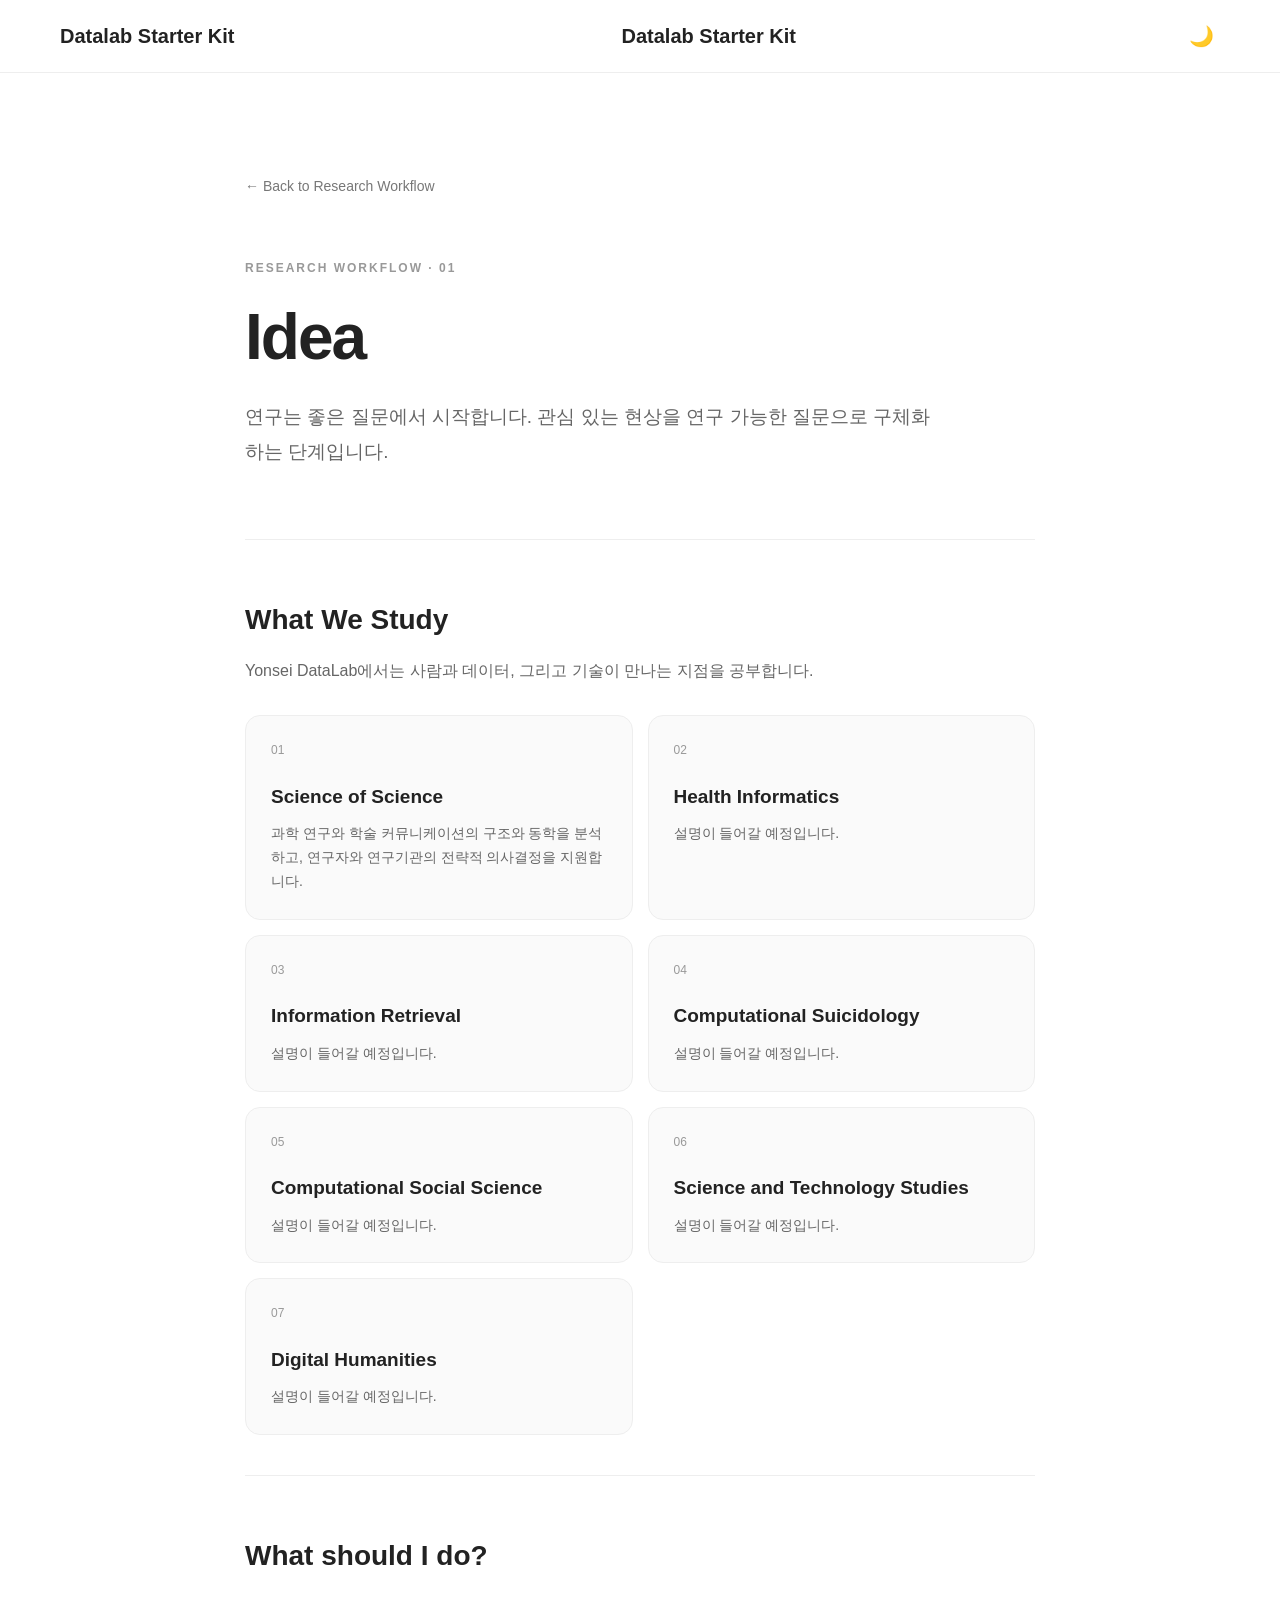
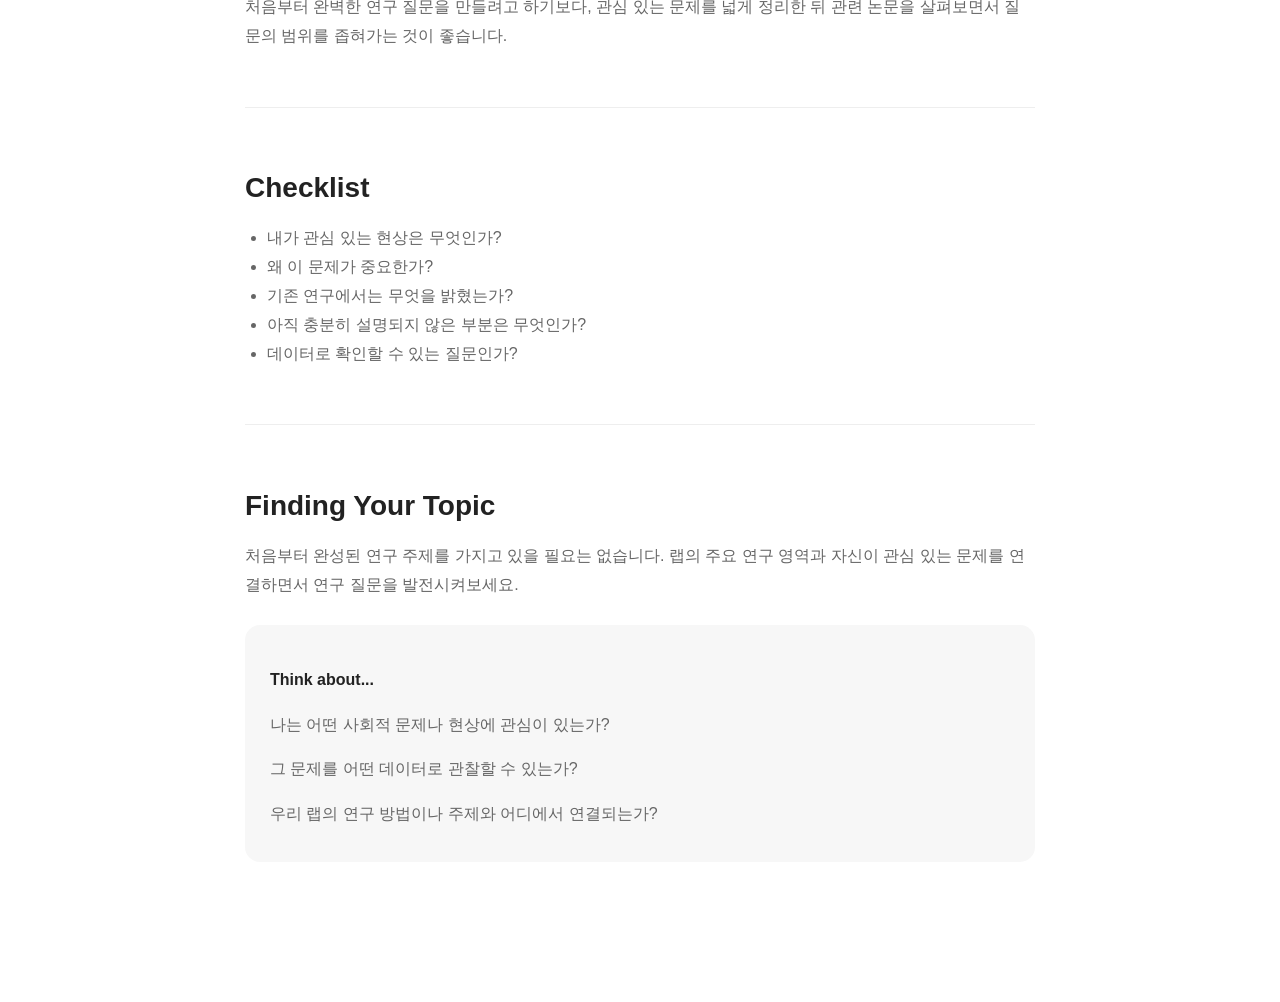
<file: idea.html>
<!DOCTYPE html>
<html lang="ko">

<head>

  <meta charset="UTF-8">

  <meta name="viewport" content="width=device-width, initial-scale=1.0">

  <title>Research Idea | Datalab Starter Kit</title>

  <link rel="stylesheet" href="style.css">

</head>


<body>


  <header>

    <a href="index.html" class="logo">
      Datalab Starter Kit
    </a>

    <a href="index.html" class="logo">
    Datalab Starter Kit
    </a>

    <button id="theme-toggle">
    🌙
  </button>
  </header>


  <main class="guide-page">

    <a href="index.html#research" class="back-link">
      ← Back to Research Workflow
    </a>


    <p class="eyebrow">
      RESEARCH WORKFLOW · 01
    </p>


    <h1>
      Idea
    </h1>


    <p class="guide-intro">
      연구는 좋은 질문에서 시작합니다.
      관심 있는 현상을 연구 가능한 질문으로 구체화하는 단계입니다.
    </p>

<section class="guide-section">

  <h2>What We Study</h2>

  <p>
    Yonsei DataLab에서는 사람과 데이터, 그리고 기술이 만나는 지점을 공부합니다. 
  </p>


  <div class="research-topic-grid">

    <div class="research-topic-card">

      <span>01</span>

      <h3>Science of Science</h3>

      <p>
        과학 연구와 학술 커뮤니케이션의 구조와 동학을 분석하고,
        연구자와 연구기관의 전략적 의사결정을 지원합니다.
      </p>

    </div>


    <div class="research-topic-card">

      <span>02</span>

      <h3>Health Informatics</h3>

      <p>
        설명이 들어갈 예정입니다. 
      </p>

    </div>


    <div class="research-topic-card">

      <span>03</span>

      <h3>Information Retrieval</h3>

      <p>
        설명이 들어갈 예정입니다.
      </p>

    </div>


    <div class="research-topic-card">

      <span>04</span>

      <h3>Computational Suicidology</h3>

      <p>
        설명이 들어갈 예정입니다.
      </p>

    </div>

    <div class="research-topic-card">

      <span>05</span>

      <h3>Computational Social Science</h3>

      <p>
        설명이 들어갈 예정입니다.
      </p>

    </div>

    <div class="research-topic-card">

      <span>06</span>

      <h3>Science and Technology Studies</h3>

      <p>
        설명이 들어갈 예정입니다.
      </p>

    </div>

    <div class="research-topic-card">

      <span>07</span>

      <h3>Digital Humanities</h3>

      <p>
        설명이 들어갈 예정입니다.
      </p>

    </div>

  </div>

</section>

    <section class="guide-section">

      <h2>What should I do?</h2>

      <p>
        처음부터 완벽한 연구 질문을 만들려고 하기보다,
        관심 있는 문제를 넓게 정리한 뒤 관련 논문을 살펴보면서
        질문의 범위를 좁혀가는 것이 좋습니다.
      </p>

    </section>


    <section class="guide-section">

      <h2>Checklist</h2>

      <ul>
        <li>내가 관심 있는 현상은 무엇인가?</li>
        <li>왜 이 문제가 중요한가?</li>
        <li>기존 연구에서는 무엇을 밝혔는가?</li>
        <li>아직 충분히 설명되지 않은 부분은 무엇인가?</li>
        <li>데이터로 확인할 수 있는 질문인가?</li>
      </ul>

    </section>


    <section class="guide-section">

  <h2>Finding Your Topic</h2>

  <p>
    처음부터 완성된 연구 주제를 가지고 있을 필요는 없습니다.
    랩의 주요 연구 영역과 자신이 관심 있는 문제를 연결하면서
    연구 질문을 발전시켜보세요.
  </p>

  <div class="note-example">

    <p><strong>Think about...</strong></p>

    <p>나는 어떤 사회적 문제나 현상에 관심이 있는가?</p>

    <p>그 문제를 어떤 데이터로 관찰할 수 있는가?</p>

    <p>우리 랩의 연구 방법이나 주제와 어디에서 연결되는가?</p>

  </div>

</section>


  </main>

<script src="script.js"></script>

</body>

</html>
</file>
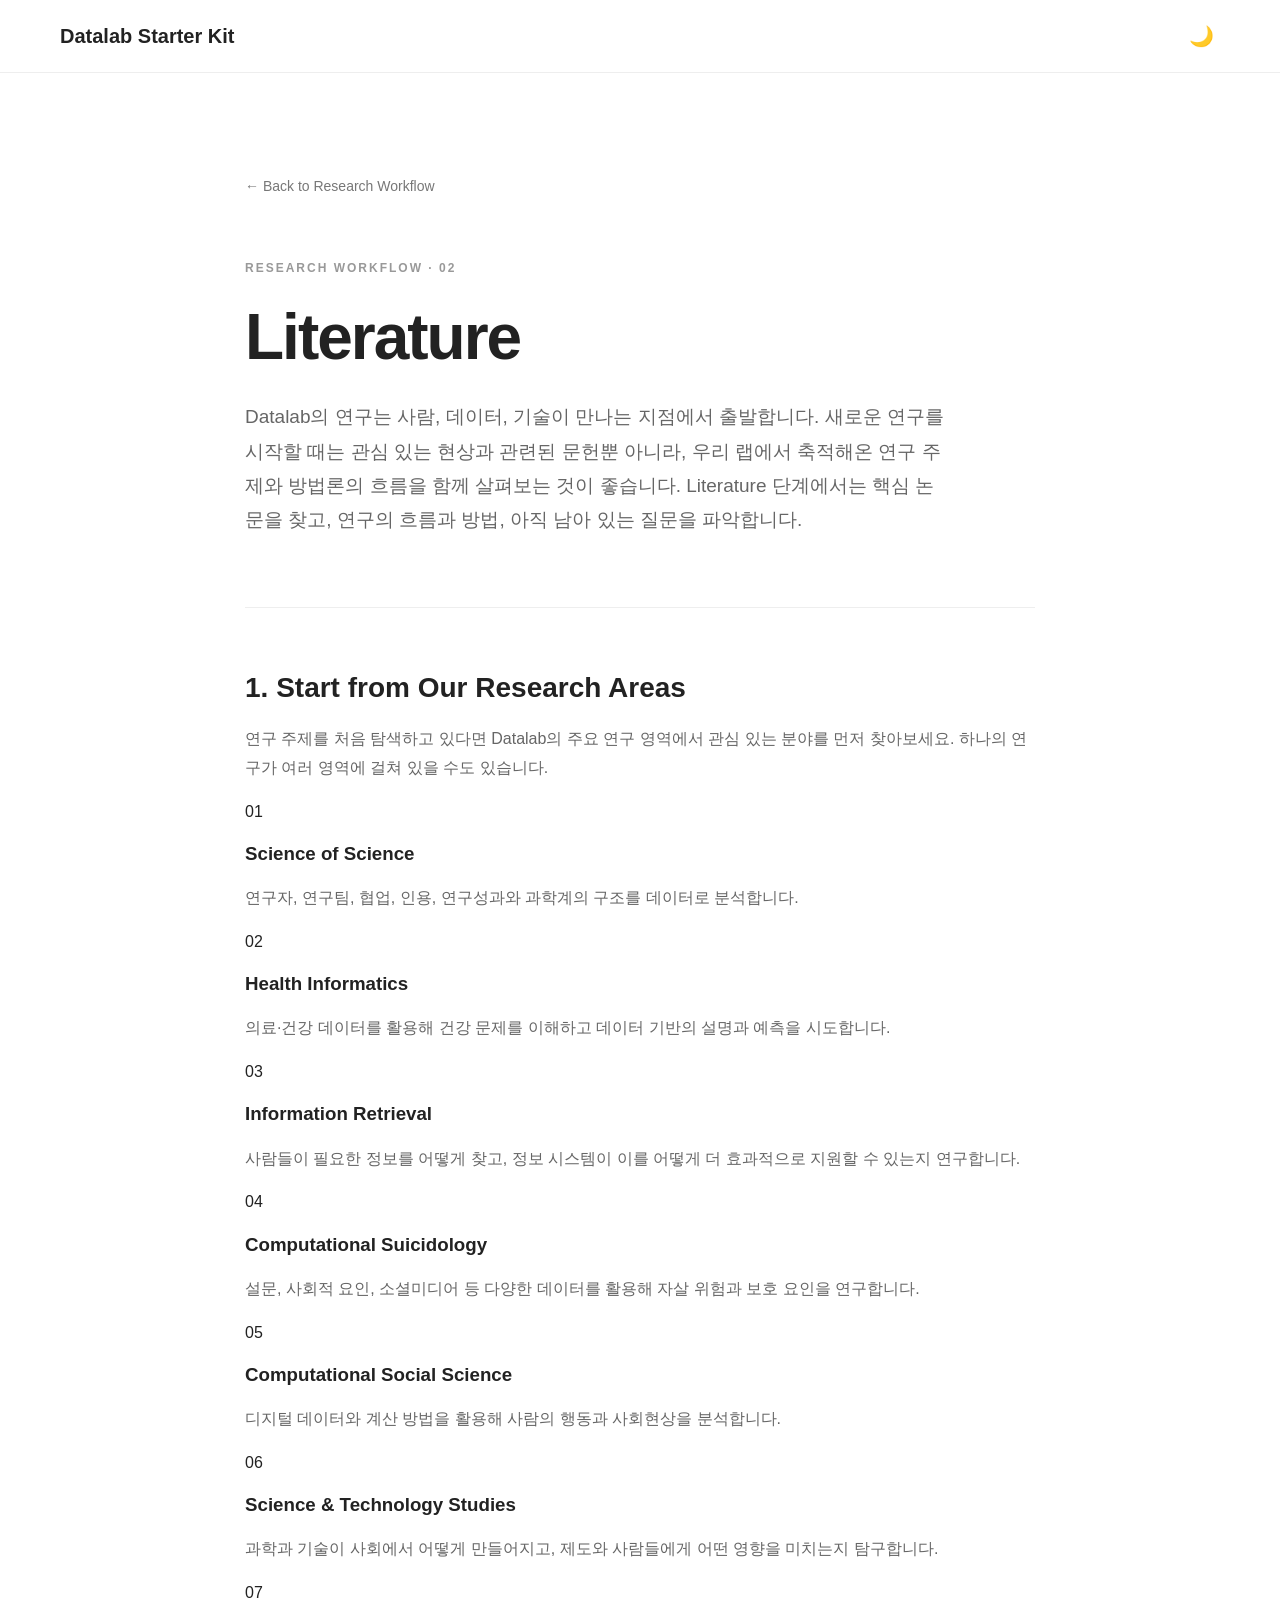
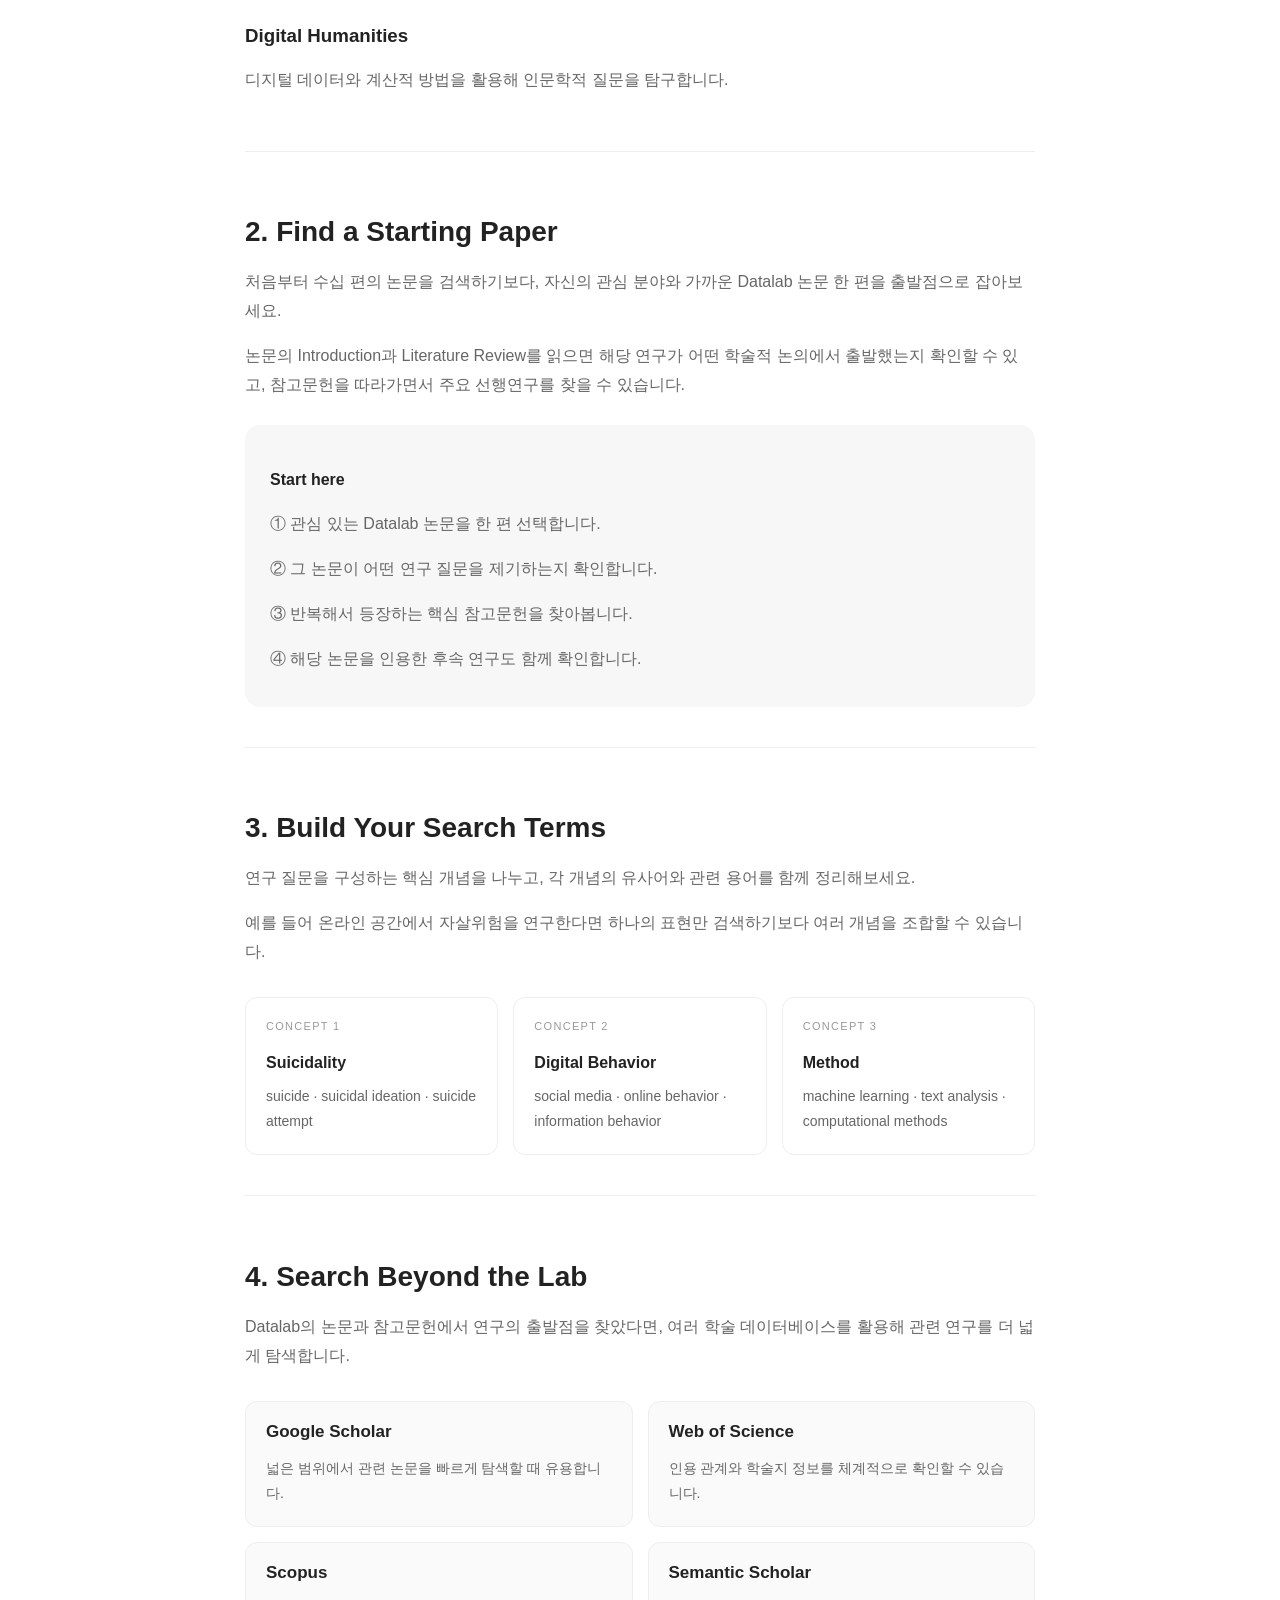
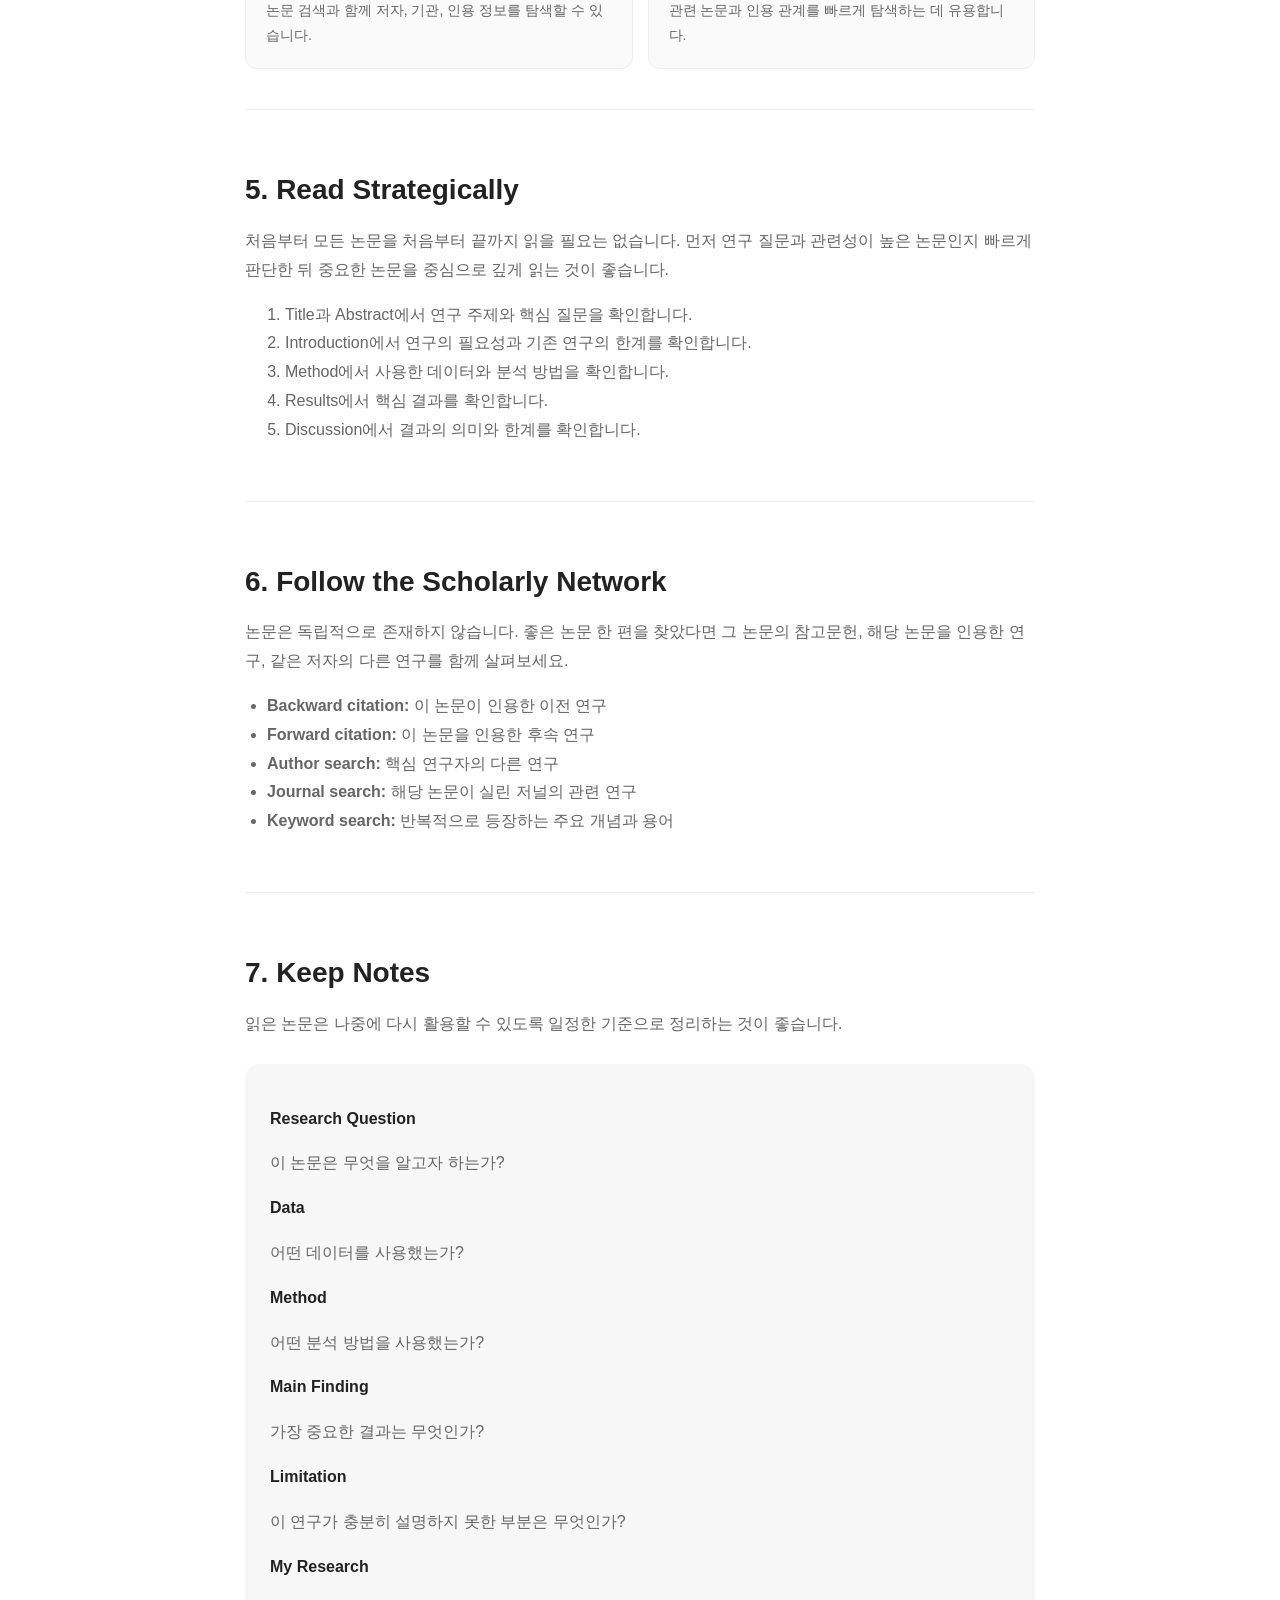
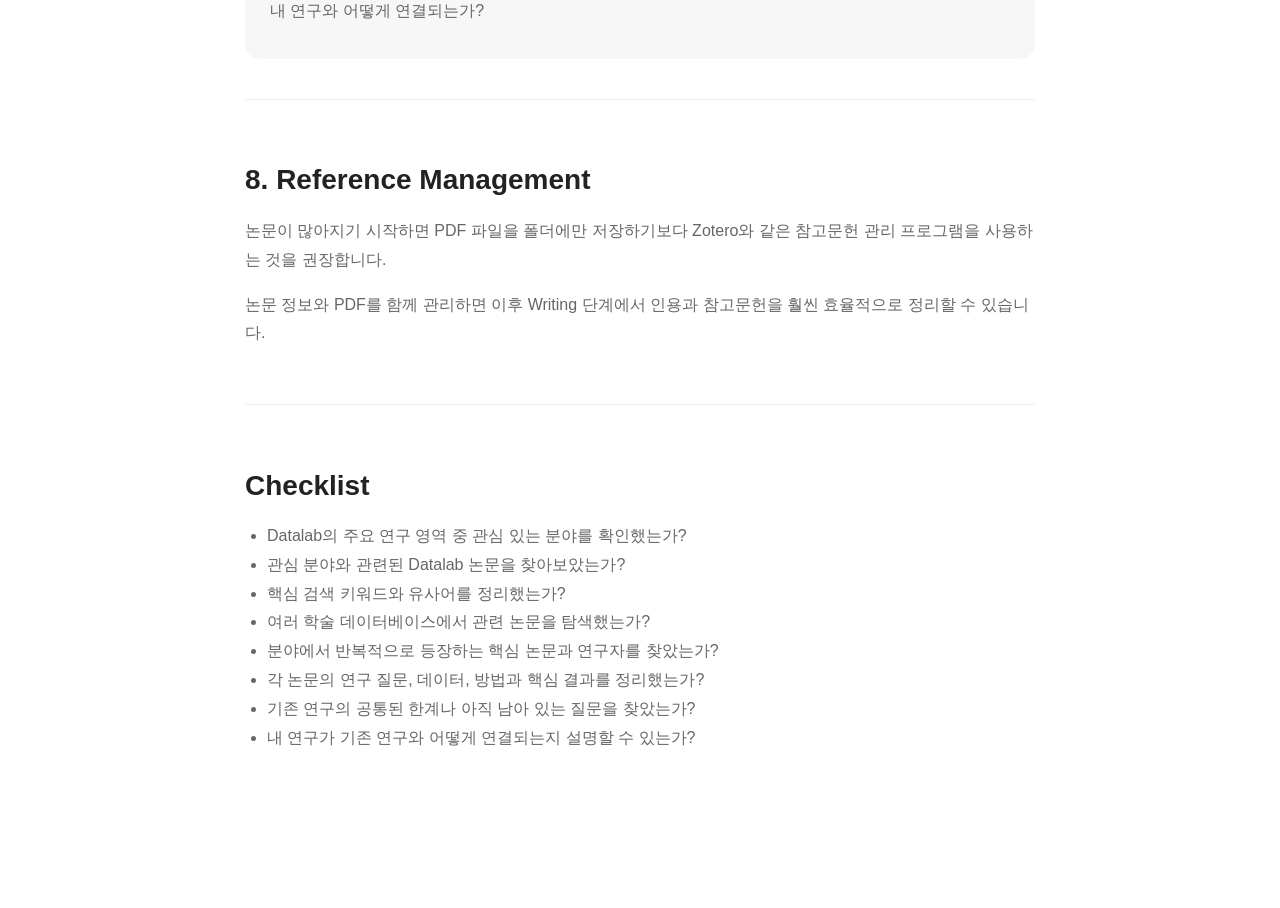
<file: literature.html>
<!DOCTYPE html>
<html lang="ko">

<head>
  <meta charset="UTF-8">
  <meta name="viewport" content="width=device-width, initial-scale=1.0">

  <title>Literature Review | Datalab Starter Kit</title>

  <link rel="stylesheet" href="style.css">
</head>


<body>


  <header>

    <a href="index.html" class="logo">
      Datalab Starter Kit
    </a>

    <button id="theme-toggle">
      🌙
    </button>

  </header>


  <main class="guide-page">


    <a href="index.html#research" class="back-link">
      ← Back to Research Workflow
    </a>


    <p class="eyebrow">
      RESEARCH WORKFLOW · 02
    </p>


    <h1>
      Literature
    </h1>


    <p class="guide-intro">
      Datalab의 연구는 사람, 데이터, 기술이 만나는 지점에서 출발합니다.
      새로운 연구를 시작할 때는 관심 있는 현상과 관련된 문헌뿐 아니라,
      우리 랩에서 축적해온 연구 주제와 방법론의 흐름을 함께 살펴보는 것이 좋습니다.
      Literature 단계에서는 핵심 논문을 찾고,
      연구의 흐름과 방법, 아직 남아 있는 질문을 파악합니다.
    </p>



    <!-- 1. OUR RESEARCH AREAS -->

    <section class="guide-section">

      <h2>1. Start from Our Research Areas</h2>

      <p>
        연구 주제를 처음 탐색하고 있다면 Datalab의 주요 연구 영역에서
        관심 있는 분야를 먼저 찾아보세요.
        하나의 연구가 여러 영역에 걸쳐 있을 수도 있습니다.
      </p>


      <div class="literature-area-grid">


        <div class="literature-area-card">

          <span>01</span>

          <h3>Science of Science</h3>

          <p>
            연구자, 연구팀, 협업, 인용, 연구성과와 과학계의 구조를
            데이터로 분석합니다.
          </p>

        </div>


        <div class="literature-area-card">

          <span>02</span>

          <h3>Health Informatics</h3>

          <p>
            의료·건강 데이터를 활용해 건강 문제를 이해하고
            데이터 기반의 설명과 예측을 시도합니다.
          </p>

        </div>


        <div class="literature-area-card">

          <span>03</span>

          <h3>Information Retrieval</h3>

          <p>
            사람들이 필요한 정보를 어떻게 찾고,
            정보 시스템이 이를 어떻게 더 효과적으로 지원할 수 있는지 연구합니다.
          </p>

        </div>


        <div class="literature-area-card">

          <span>04</span>

          <h3>Computational Suicidology</h3>

          <p>
            설문, 사회적 요인, 소셜미디어 등 다양한 데이터를 활용해
            자살 위험과 보호 요인을 연구합니다.
          </p>

        </div>


        <div class="literature-area-card">

          <span>05</span>

          <h3>Computational Social Science</h3>

          <p>
            디지털 데이터와 계산 방법을 활용해
            사람의 행동과 사회현상을 분석합니다.
          </p>

        </div>


        <div class="literature-area-card">

          <span>06</span>

          <h3>Science & Technology Studies</h3>

          <p>
            과학과 기술이 사회에서 어떻게 만들어지고,
            제도와 사람들에게 어떤 영향을 미치는지 탐구합니다.
          </p>

        </div>


        <div class="literature-area-card">

          <span>07</span>

          <h3>Digital Humanities</h3>

          <p>
            디지털 데이터와 계산적 방법을 활용해
            인문학적 질문을 탐구합니다.
          </p>

        </div>


      </div>

    </section>



    <!-- 2. STARTING PAPER -->

    <section class="guide-section">

      <h2>2. Find a Starting Paper</h2>

      <p>
        처음부터 수십 편의 논문을 검색하기보다,
        자신의 관심 분야와 가까운 Datalab 논문 한 편을
        출발점으로 잡아보세요.
      </p>

      <p>
        논문의 Introduction과 Literature Review를 읽으면
        해당 연구가 어떤 학술적 논의에서 출발했는지 확인할 수 있고,
        참고문헌을 따라가면서 주요 선행연구를 찾을 수 있습니다.
      </p>


      <div class="note-example">

        <p>
          <strong>Start here</strong>
        </p>

        <p>
          ① 관심 있는 Datalab 논문을 한 편 선택합니다.
        </p>

        <p>
          ② 그 논문이 어떤 연구 질문을 제기하는지 확인합니다.
        </p>

        <p>
          ③ 반복해서 등장하는 핵심 참고문헌을 찾아봅니다.
        </p>

        <p>
          ④ 해당 논문을 인용한 후속 연구도 함께 확인합니다.
        </p>

      </div>

    </section>



    <!-- 3. SEARCH TERMS -->

    <section class="guide-section">

      <h2>3. Build Your Search Terms</h2>

      <p>
        연구 질문을 구성하는 핵심 개념을 나누고,
        각 개념의 유사어와 관련 용어를 함께 정리해보세요.
      </p>

      <p>
        예를 들어 온라인 공간에서 자살위험을 연구한다면
        하나의 표현만 검색하기보다 여러 개념을 조합할 수 있습니다.
      </p>


      <div class="search-example">


        <div>

          <span>CONCEPT 1</span>

          <strong>Suicidality</strong>

          <p>
            suicide · suicidal ideation · suicide attempt
          </p>

        </div>


        <div>

          <span>CONCEPT 2</span>

          <strong>Digital Behavior</strong>

          <p>
            social media · online behavior · information behavior
          </p>

        </div>


        <div>

          <span>CONCEPT 3</span>

          <strong>Method</strong>

          <p>
            machine learning · text analysis · computational methods
          </p>

        </div>


      </div>

    </section>



    <!-- 4. SEARCH DATABASES -->

    <section class="guide-section">

      <h2>4. Search Beyond the Lab</h2>

      <p>
        Datalab의 논문과 참고문헌에서 연구의 출발점을 찾았다면,
        여러 학술 데이터베이스를 활용해 관련 연구를 더 넓게 탐색합니다.
      </p>


      <div class="literature-tools">


        <div class="literature-tool">

          <h3>Google Scholar</h3>

          <p>
            넓은 범위에서 관련 논문을 빠르게 탐색할 때 유용합니다.
          </p>

        </div>


        <div class="literature-tool">

          <h3>Web of Science</h3>

          <p>
            인용 관계와 학술지 정보를 체계적으로 확인할 수 있습니다.
          </p>

        </div>


        <div class="literature-tool">

          <h3>Scopus</h3>

          <p>
            논문 검색과 함께 저자, 기관, 인용 정보를 탐색할 수 있습니다.
          </p>

        </div>


        <div class="literature-tool">

          <h3>Semantic Scholar</h3>

          <p>
            관련 논문과 인용 관계를 빠르게 탐색하는 데 유용합니다.
          </p>

        </div>


      </div>

    </section>



    <!-- 5. READ -->

    <section class="guide-section">

      <h2>5. Read Strategically</h2>

      <p>
        처음부터 모든 논문을 처음부터 끝까지 읽을 필요는 없습니다.
        먼저 연구 질문과 관련성이 높은 논문인지 빠르게 판단한 뒤
        중요한 논문을 중심으로 깊게 읽는 것이 좋습니다.
      </p>


      <ol>

        <li>
          Title과 Abstract에서 연구 주제와 핵심 질문을 확인합니다.
        </li>

        <li>
          Introduction에서 연구의 필요성과 기존 연구의 한계를 확인합니다.
        </li>

        <li>
          Method에서 사용한 데이터와 분석 방법을 확인합니다.
        </li>

        <li>
          Results에서 핵심 결과를 확인합니다.
        </li>

        <li>
          Discussion에서 결과의 의미와 한계를 확인합니다.
        </li>

      </ol>

    </section>



    <!-- 6. CITATION -->

    <section class="guide-section">

      <h2>6. Follow the Scholarly Network</h2>

      <p>
        논문은 독립적으로 존재하지 않습니다.
        좋은 논문 한 편을 찾았다면 그 논문의 참고문헌,
        해당 논문을 인용한 연구, 같은 저자의 다른 연구를 함께 살펴보세요.
      </p>


      <ul>

        <li>
          <strong>Backward citation:</strong>
          이 논문이 인용한 이전 연구
        </li>

        <li>
          <strong>Forward citation:</strong>
          이 논문을 인용한 후속 연구
        </li>

        <li>
          <strong>Author search:</strong>
          핵심 연구자의 다른 연구
        </li>

        <li>
          <strong>Journal search:</strong>
          해당 논문이 실린 저널의 관련 연구
        </li>

        <li>
          <strong>Keyword search:</strong>
          반복적으로 등장하는 주요 개념과 용어
        </li>

      </ul>

    </section>



    <!-- 7. NOTES -->

    <section class="guide-section">

      <h2>7. Keep Notes</h2>

      <p>
        읽은 논문은 나중에 다시 활용할 수 있도록
        일정한 기준으로 정리하는 것이 좋습니다.
      </p>


      <div class="note-example">

        <p>
          <strong>Research Question</strong>
        </p>

        <p>
          이 논문은 무엇을 알고자 하는가?
        </p>


        <p>
          <strong>Data</strong>
        </p>

        <p>
          어떤 데이터를 사용했는가?
        </p>


        <p>
          <strong>Method</strong>
        </p>

        <p>
          어떤 분석 방법을 사용했는가?
        </p>


        <p>
          <strong>Main Finding</strong>
        </p>

        <p>
          가장 중요한 결과는 무엇인가?
        </p>


        <p>
          <strong>Limitation</strong>
        </p>

        <p>
          이 연구가 충분히 설명하지 못한 부분은 무엇인가?
        </p>


        <p>
          <strong>My Research</strong>
        </p>

        <p>
          내 연구와 어떻게 연결되는가?
        </p>

      </div>

    </section>



    <!-- 8. REFERENCE MANAGEMENT -->

    <section class="guide-section">

      <h2>8. Reference Management</h2>

      <p>
        논문이 많아지기 시작하면 PDF 파일을 폴더에만 저장하기보다
        Zotero와 같은 참고문헌 관리 프로그램을 사용하는 것을 권장합니다.
      </p>

      <p>
        논문 정보와 PDF를 함께 관리하면 이후 Writing 단계에서
        인용과 참고문헌을 훨씬 효율적으로 정리할 수 있습니다.
      </p>

    </section>



    <!-- CHECKLIST -->

    <section class="guide-section">

      <h2>Checklist</h2>


      <ul>

        <li>
          Datalab의 주요 연구 영역 중 관심 있는 분야를 확인했는가?
        </li>

        <li>
          관심 분야와 관련된 Datalab 논문을 찾아보았는가?
        </li>

        <li>
          핵심 검색 키워드와 유사어를 정리했는가?
        </li>

        <li>
          여러 학술 데이터베이스에서 관련 논문을 탐색했는가?
        </li>

        <li>
          분야에서 반복적으로 등장하는 핵심 논문과 연구자를 찾았는가?
        </li>

        <li>
          각 논문의 연구 질문, 데이터, 방법과 핵심 결과를 정리했는가?
        </li>

        <li>
          기존 연구의 공통된 한계나 아직 남아 있는 질문을 찾았는가?
        </li>

        <li>
          내 연구가 기존 연구와 어떻게 연결되는지 설명할 수 있는가?
        </li>

      </ul>

    </section>


  </main>


  <script src="script.js"></script>


</body>

</html>
</file>
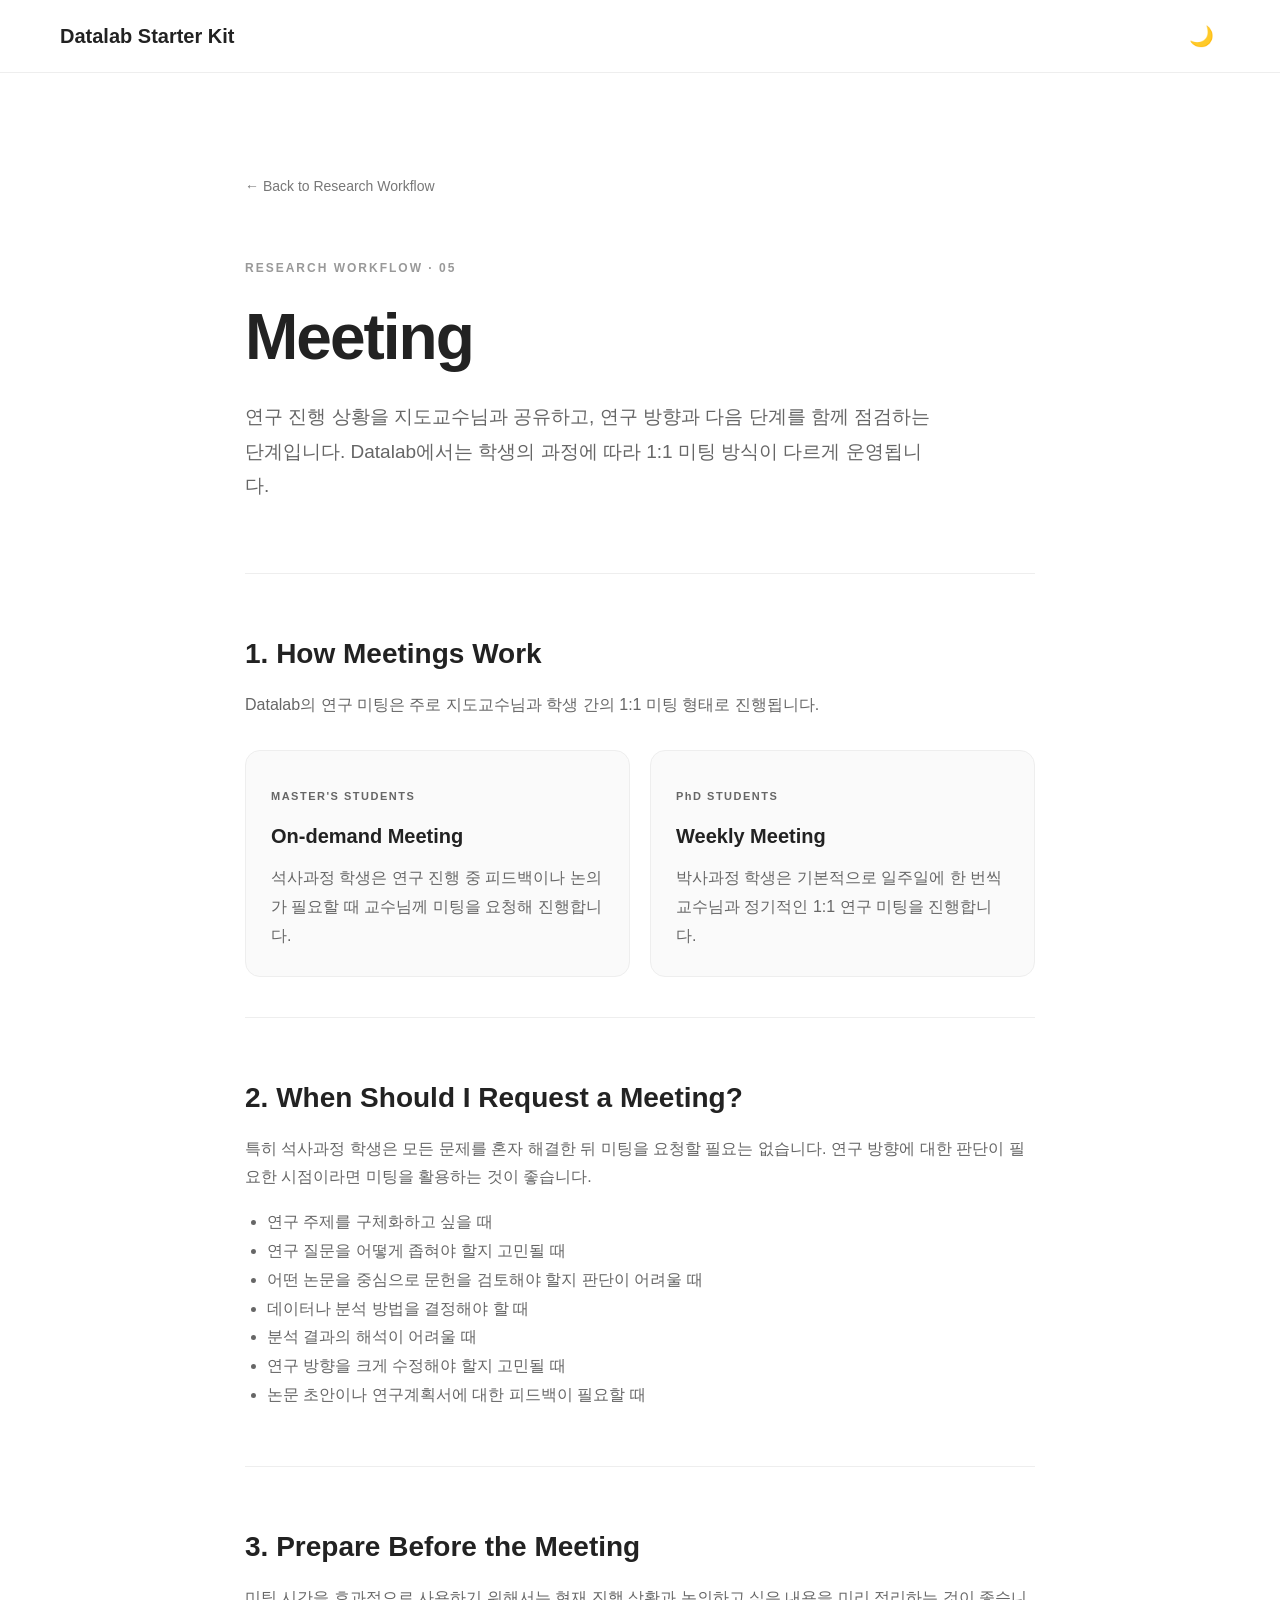
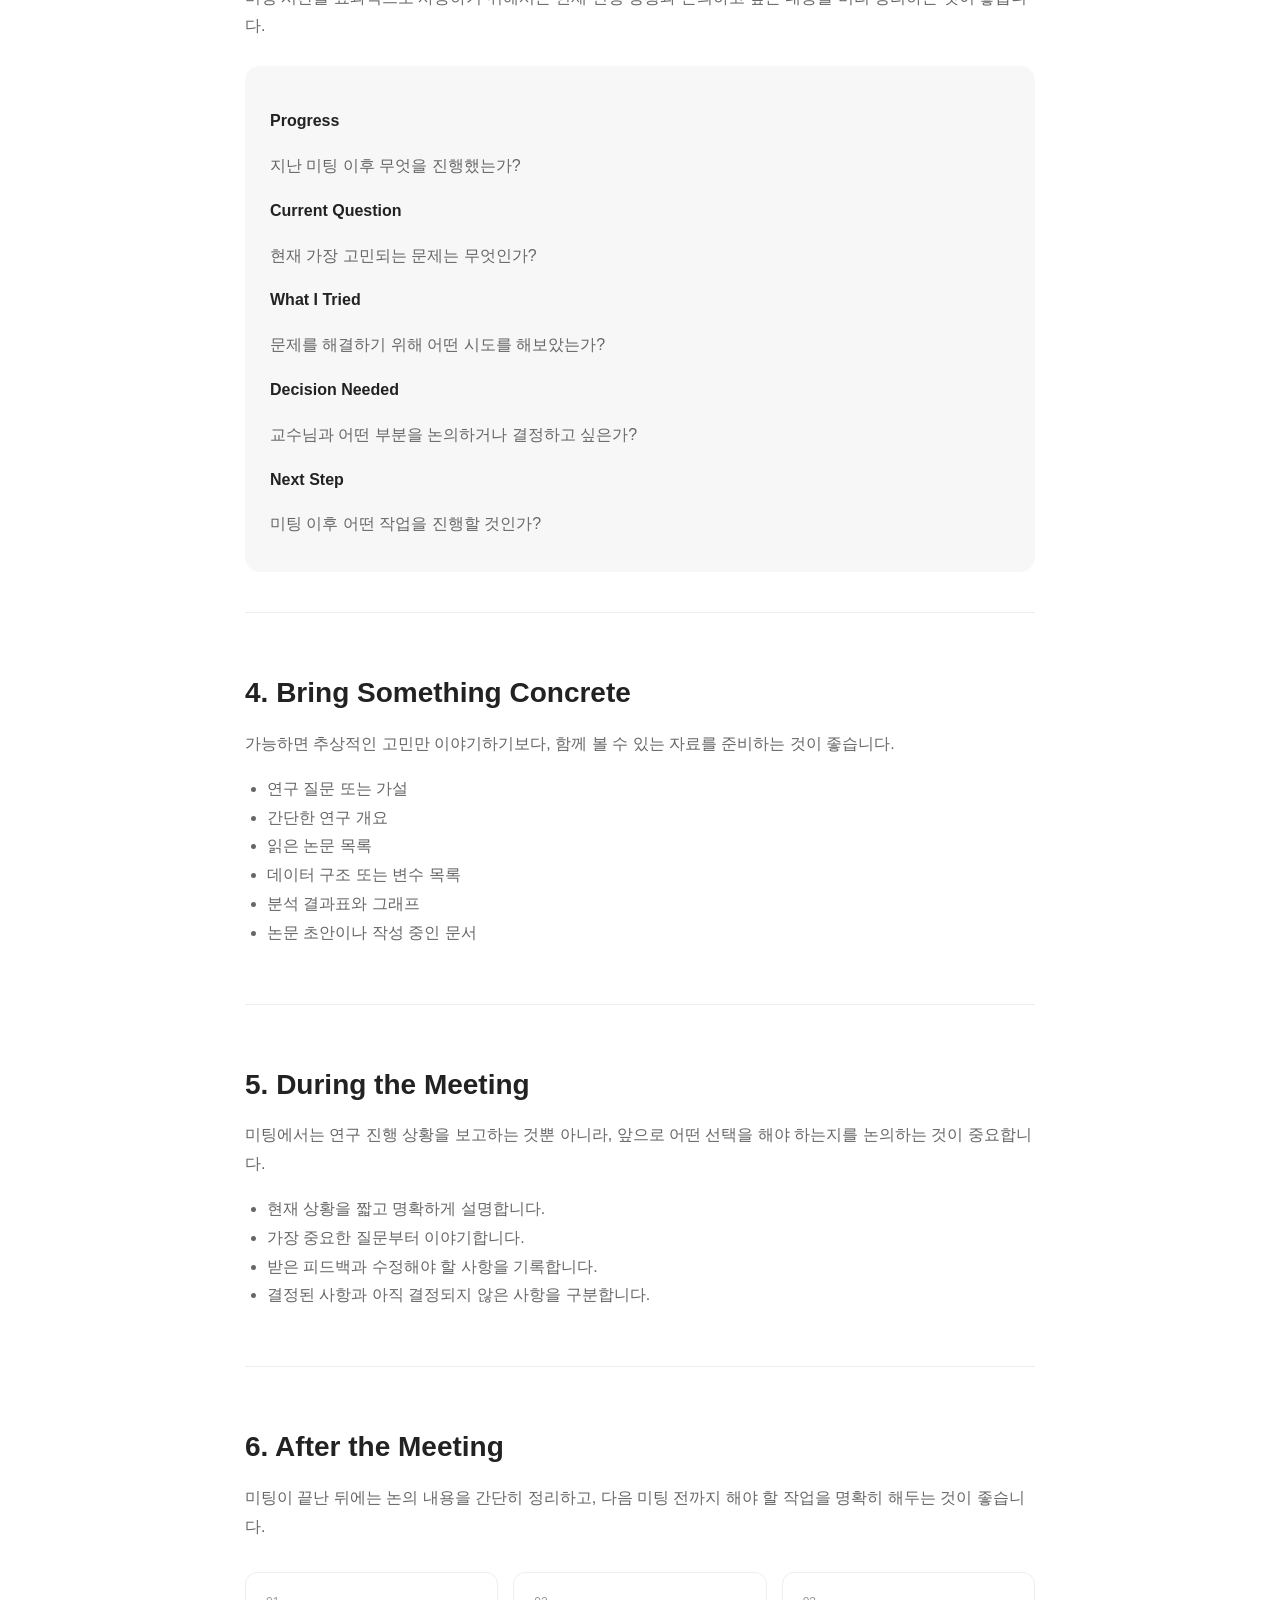
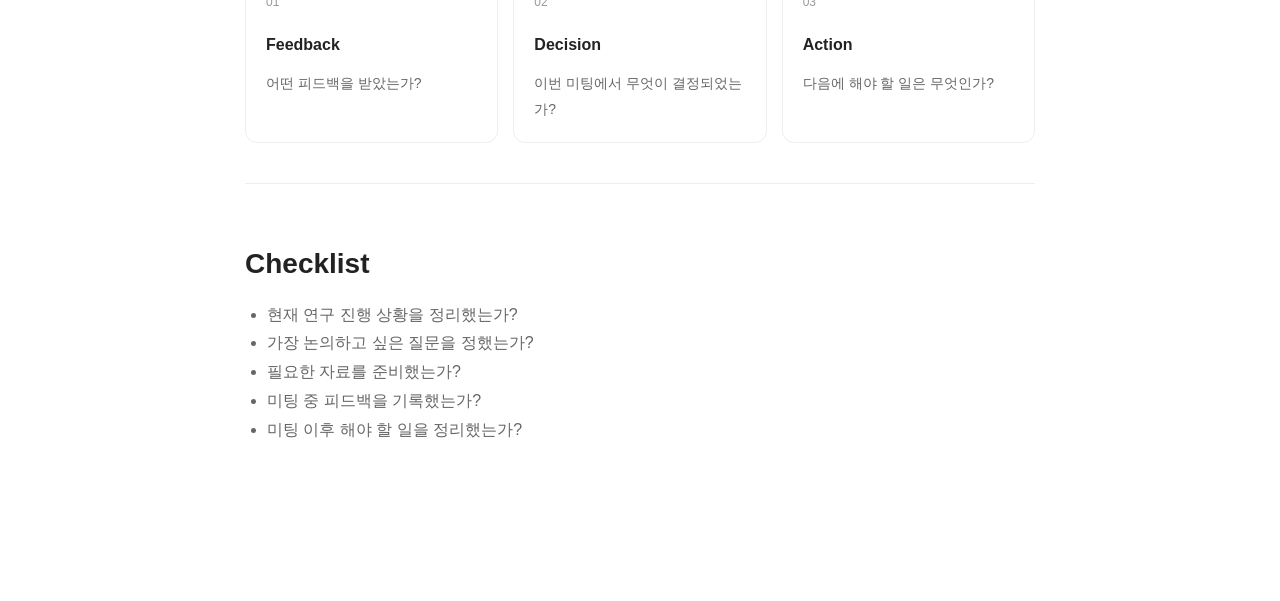
<file: meeting.html>
<!DOCTYPE html>
<html lang="ko">

<head>

  <meta charset="UTF-8">

  <meta name="viewport" content="width=device-width, initial-scale=1.0">

  <title>Meeting | Datalab Starter Kit</title>

  <link rel="stylesheet" href="style.css">

</head>


<body>


  <header>

    <a href="index.html" class="logo">
      Datalab Starter Kit
    </a>

    <button id="theme-toggle">
      🌙
    </button>

  </header>


  <main class="guide-page">

    <a href="index.html#research" class="back-link">
      ← Back to Research Workflow
    </a>


    <p class="eyebrow">
      RESEARCH WORKFLOW · 05
    </p>


    <h1>
      Meeting
    </h1>


    <p class="guide-intro">
      연구 진행 상황을 지도교수님과 공유하고,
      연구 방향과 다음 단계를 함께 점검하는 단계입니다.
      Datalab에서는 학생의 과정에 따라 1:1 미팅 방식이 다르게 운영됩니다.
    </p>


    <section class="guide-section">

      <h2>1. How Meetings Work</h2>

      <p>
        Datalab의 연구 미팅은 주로 지도교수님과 학생 간의
        1:1 미팅 형태로 진행됩니다.
      </p>

      <div class="meeting-grid">

        <div class="meeting-card">

          <p class="meeting-type">
            MASTER'S STUDENTS
          </p>

          <h3>On-demand Meeting</h3>

          <p>
            석사과정 학생은 연구 진행 중 피드백이나 논의가 필요할 때
            교수님께 미팅을 요청해 진행합니다.
          </p>

        </div>


        <div class="meeting-card">

          <p class="meeting-type">
            PhD STUDENTS
          </p>

          <h3>Weekly Meeting</h3>

          <p>
            박사과정 학생은 기본적으로 일주일에 한 번씩
            교수님과 정기적인 1:1 연구 미팅을 진행합니다.
          </p>

        </div>

      </div>

    </section>


    <section class="guide-section">

      <h2>2. When Should I Request a Meeting?</h2>

      <p>
        특히 석사과정 학생은 모든 문제를 혼자 해결한 뒤 미팅을 요청할 필요는 없습니다.
        연구 방향에 대한 판단이 필요한 시점이라면 미팅을 활용하는 것이 좋습니다.
      </p>

      <ul>
        <li>연구 주제를 구체화하고 싶을 때</li>
        <li>연구 질문을 어떻게 좁혀야 할지 고민될 때</li>
        <li>어떤 논문을 중심으로 문헌을 검토해야 할지 판단이 어려울 때</li>
        <li>데이터나 분석 방법을 결정해야 할 때</li>
        <li>분석 결과의 해석이 어려울 때</li>
        <li>연구 방향을 크게 수정해야 할지 고민될 때</li>
        <li>논문 초안이나 연구계획서에 대한 피드백이 필요할 때</li>
      </ul>

    </section>


    <section class="guide-section">

      <h2>3. Prepare Before the Meeting</h2>

      <p>
        미팅 시간을 효과적으로 사용하기 위해서는
        현재 진행 상황과 논의하고 싶은 내용을 미리 정리하는 것이 좋습니다.
      </p>

      <div class="note-example">

        <p><strong>Progress</strong></p>
        <p>지난 미팅 이후 무엇을 진행했는가?</p>

        <p><strong>Current Question</strong></p>
        <p>현재 가장 고민되는 문제는 무엇인가?</p>

        <p><strong>What I Tried</strong></p>
        <p>문제를 해결하기 위해 어떤 시도를 해보았는가?</p>

        <p><strong>Decision Needed</strong></p>
        <p>교수님과 어떤 부분을 논의하거나 결정하고 싶은가?</p>

        <p><strong>Next Step</strong></p>
        <p>미팅 이후 어떤 작업을 진행할 것인가?</p>

      </div>

    </section>


    <section class="guide-section">

      <h2>4. Bring Something Concrete</h2>

      <p>
        가능하면 추상적인 고민만 이야기하기보다,
        함께 볼 수 있는 자료를 준비하는 것이 좋습니다.
      </p>

      <ul>
        <li>연구 질문 또는 가설</li>
        <li>간단한 연구 개요</li>
        <li>읽은 논문 목록</li>
        <li>데이터 구조 또는 변수 목록</li>
        <li>분석 결과표와 그래프</li>
        <li>논문 초안이나 작성 중인 문서</li>
      </ul>

    </section>


    <section class="guide-section">

      <h2>5. During the Meeting</h2>

      <p>
        미팅에서는 연구 진행 상황을 보고하는 것뿐 아니라,
        앞으로 어떤 선택을 해야 하는지를 논의하는 것이 중요합니다.
      </p>

      <ul>
        <li>현재 상황을 짧고 명확하게 설명합니다.</li>
        <li>가장 중요한 질문부터 이야기합니다.</li>
        <li>받은 피드백과 수정해야 할 사항을 기록합니다.</li>
        <li>결정된 사항과 아직 결정되지 않은 사항을 구분합니다.</li>
      </ul>

    </section>


    <section class="guide-section">

      <h2>6. After the Meeting</h2>

      <p>
        미팅이 끝난 뒤에는 논의 내용을 간단히 정리하고,
        다음 미팅 전까지 해야 할 작업을 명확히 해두는 것이 좋습니다.
      </p>

      <div class="meeting-summary">

        <div>
          <span>01</span>
          <strong>Feedback</strong>
          <p>어떤 피드백을 받았는가?</p>
        </div>

        <div>
          <span>02</span>
          <strong>Decision</strong>
          <p>이번 미팅에서 무엇이 결정되었는가?</p>
        </div>

        <div>
          <span>03</span>
          <strong>Action</strong>
          <p>다음에 해야 할 일은 무엇인가?</p>
        </div>

      </div>

    </section>


    <section class="guide-section">

      <h2>Checklist</h2>

      <ul>
        <li>현재 연구 진행 상황을 정리했는가?</li>
        <li>가장 논의하고 싶은 질문을 정했는가?</li>
        <li>필요한 자료를 준비했는가?</li>
        <li>미팅 중 피드백을 기록했는가?</li>
        <li>미팅 이후 해야 할 일을 정리했는가?</li>
      </ul>

    </section>


  </main>


  <script src="script.js"></script>

</body>

</html>
</file>
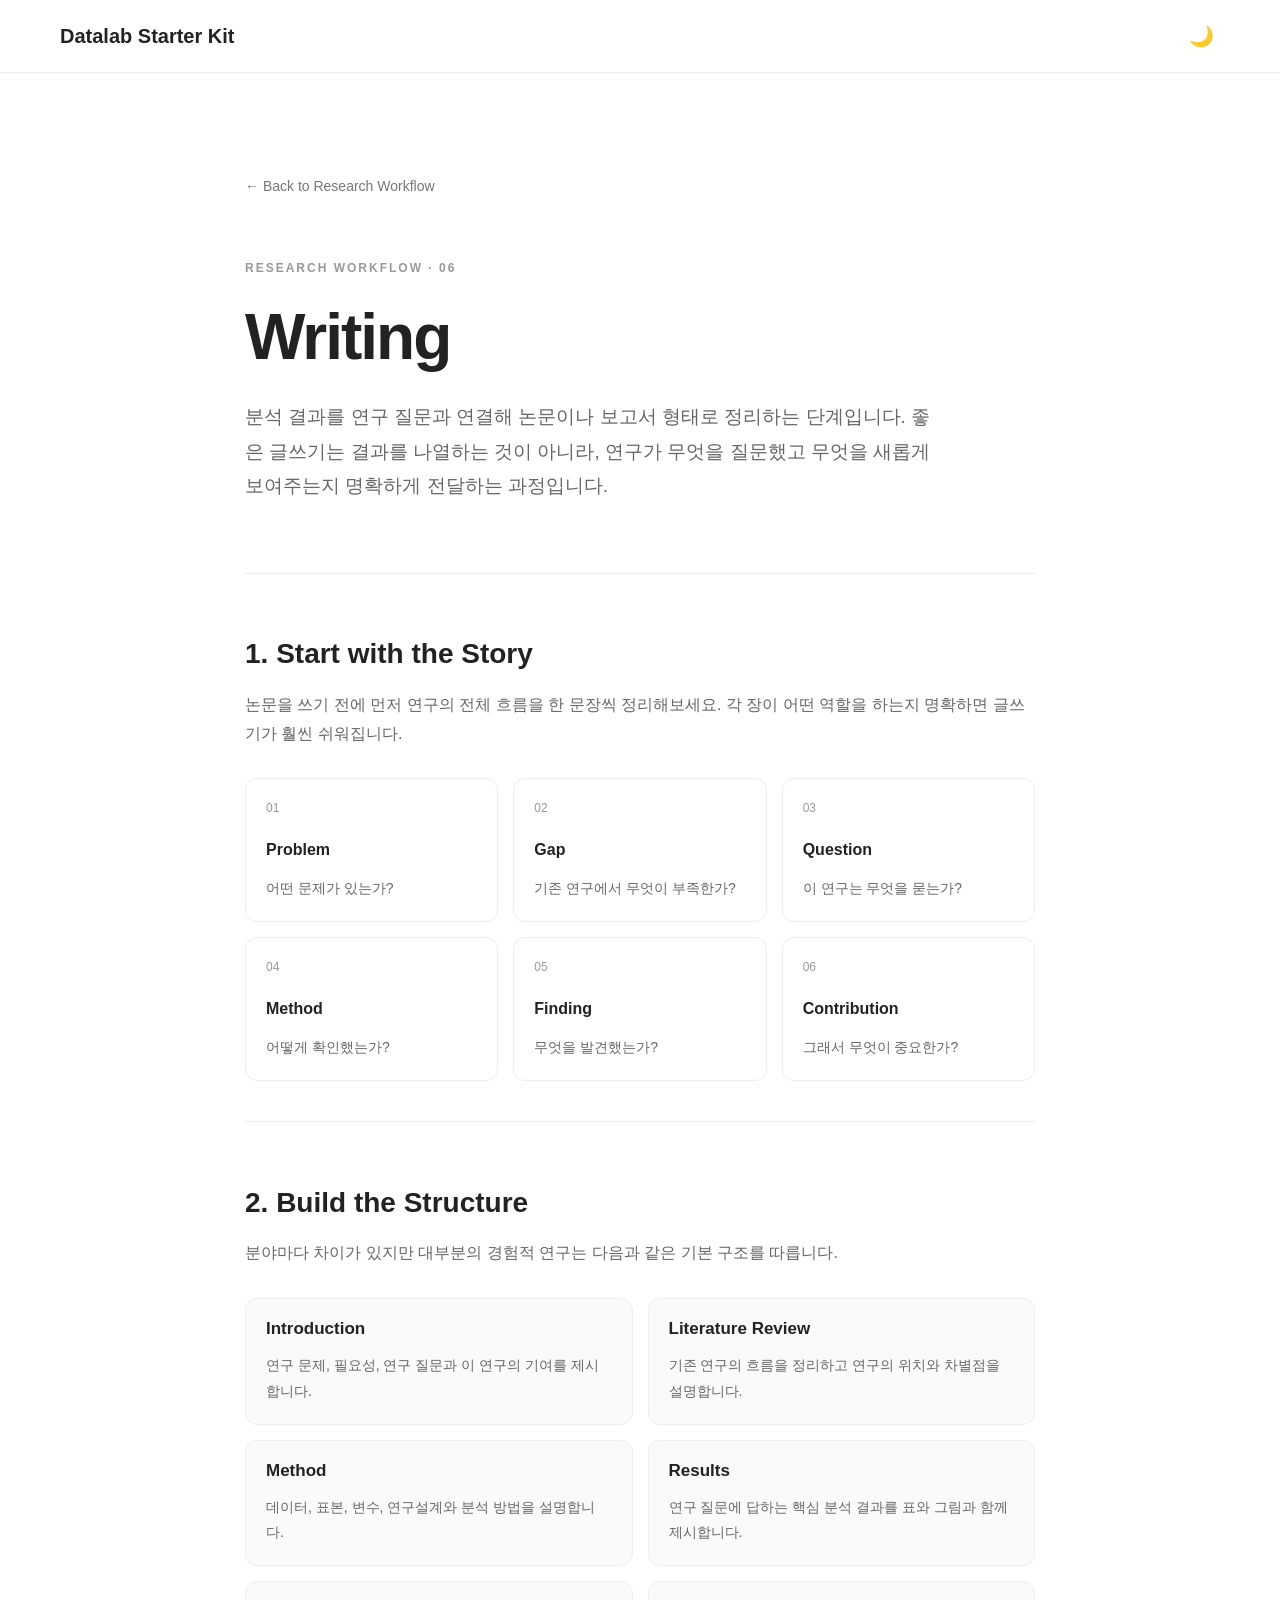
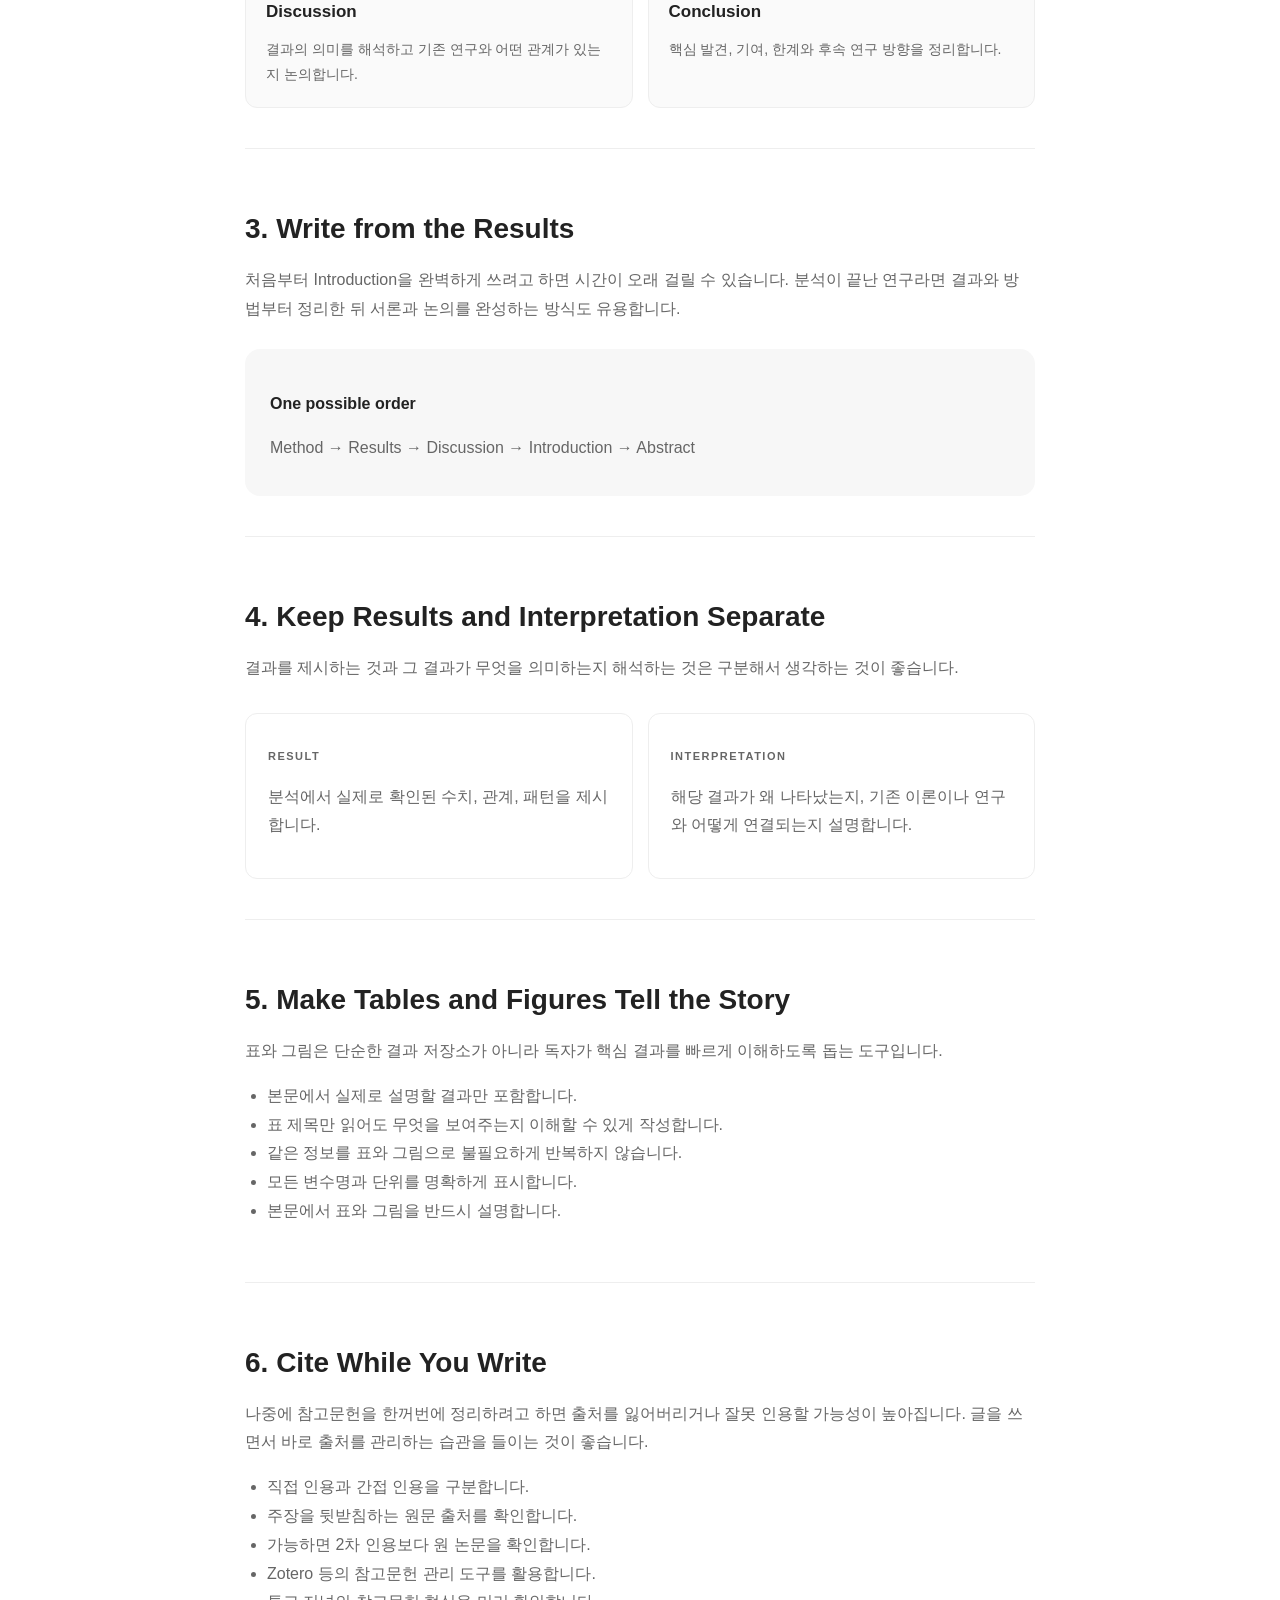
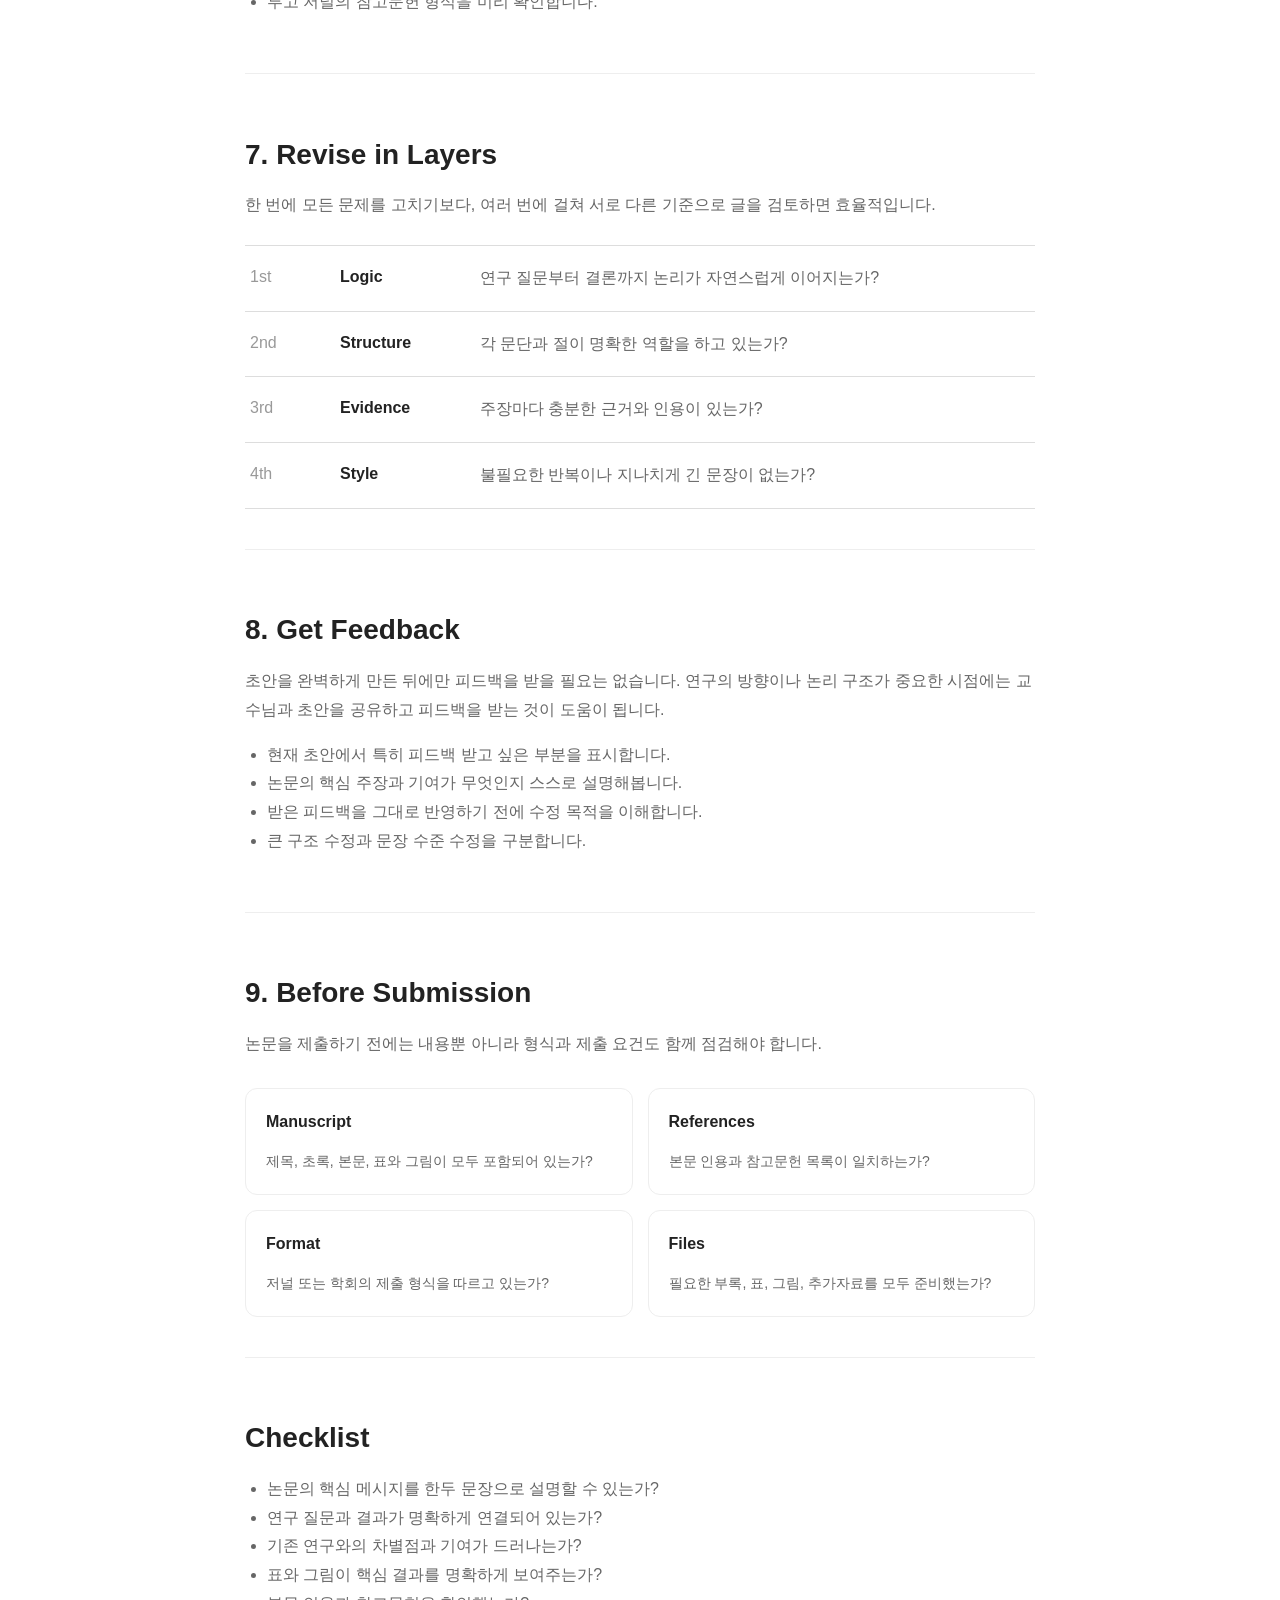
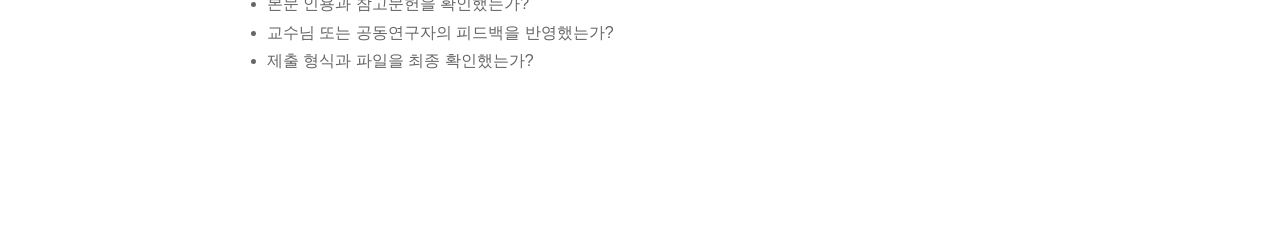
<file: writing.html>
<!DOCTYPE html>
<html lang="ko">

<head>

  <meta charset="UTF-8">

  <meta name="viewport" content="width=device-width, initial-scale=1.0">

  <title>Writing | Datalab Starter Kit</title>

  <link rel="stylesheet" href="style.css">

</head>


<body>


  <header>

    <a href="index.html" class="logo">
      Datalab Starter Kit
    </a>

    <button id="theme-toggle">
      🌙
    </button>

  </header>


  <main class="guide-page">

    <a href="index.html#research" class="back-link">
      ← Back to Research Workflow
    </a>


    <p class="eyebrow">
      RESEARCH WORKFLOW · 06
    </p>


    <h1>
      Writing
    </h1>


    <p class="guide-intro">
      분석 결과를 연구 질문과 연결해 논문이나 보고서 형태로 정리하는 단계입니다.
      좋은 글쓰기는 결과를 나열하는 것이 아니라,
      연구가 무엇을 질문했고 무엇을 새롭게 보여주는지 명확하게 전달하는 과정입니다.
    </p>


    <section class="guide-section">

      <h2>1. Start with the Story</h2>

      <p>
        논문을 쓰기 전에 먼저 연구의 전체 흐름을 한 문장씩 정리해보세요.
        각 장이 어떤 역할을 하는지 명확하면 글쓰기가 훨씬 쉬워집니다.
      </p>

      <div class="writing-flow">

        <div>
          <span>01</span>
          <strong>Problem</strong>
          <p>어떤 문제가 있는가?</p>
        </div>

        <div>
          <span>02</span>
          <strong>Gap</strong>
          <p>기존 연구에서 무엇이 부족한가?</p>
        </div>

        <div>
          <span>03</span>
          <strong>Question</strong>
          <p>이 연구는 무엇을 묻는가?</p>
        </div>

        <div>
          <span>04</span>
          <strong>Method</strong>
          <p>어떻게 확인했는가?</p>
        </div>

        <div>
          <span>05</span>
          <strong>Finding</strong>
          <p>무엇을 발견했는가?</p>
        </div>

        <div>
          <span>06</span>
          <strong>Contribution</strong>
          <p>그래서 무엇이 중요한가?</p>
        </div>

      </div>

    </section>


    <section class="guide-section">

      <h2>2. Build the Structure</h2>

      <p>
        분야마다 차이가 있지만 대부분의 경험적 연구는
        다음과 같은 기본 구조를 따릅니다.
      </p>

      <div class="writing-grid">

        <div class="writing-card">
          <h3>Introduction</h3>
          <p>
            연구 문제, 필요성, 연구 질문과 이 연구의 기여를 제시합니다.
          </p>
        </div>

        <div class="writing-card">
          <h3>Literature Review</h3>
          <p>
            기존 연구의 흐름을 정리하고 연구의 위치와 차별점을 설명합니다.
          </p>
        </div>

        <div class="writing-card">
          <h3>Method</h3>
          <p>
            데이터, 표본, 변수, 연구설계와 분석 방법을 설명합니다.
          </p>
        </div>

        <div class="writing-card">
          <h3>Results</h3>
          <p>
            연구 질문에 답하는 핵심 분석 결과를 표와 그림과 함께 제시합니다.
          </p>
        </div>

        <div class="writing-card">
          <h3>Discussion</h3>
          <p>
            결과의 의미를 해석하고 기존 연구와 어떤 관계가 있는지 논의합니다.
          </p>
        </div>

        <div class="writing-card">
          <h3>Conclusion</h3>
          <p>
            핵심 발견, 기여, 한계와 후속 연구 방향을 정리합니다.
          </p>
        </div>

      </div>

    </section>


    <section class="guide-section">

      <h2>3. Write from the Results</h2>

      <p>
        처음부터 Introduction을 완벽하게 쓰려고 하면 시간이 오래 걸릴 수 있습니다.
        분석이 끝난 연구라면 결과와 방법부터 정리한 뒤
        서론과 논의를 완성하는 방식도 유용합니다.
      </p>

      <div class="note-example">

        <p><strong>One possible order</strong></p>

        <p>
          Method → Results → Discussion → Introduction → Abstract
        </p>

      </div>

    </section>


    <section class="guide-section">

      <h2>4. Keep Results and Interpretation Separate</h2>

      <p>
        결과를 제시하는 것과 그 결과가 무엇을 의미하는지 해석하는 것은
        구분해서 생각하는 것이 좋습니다.
      </p>

      <div class="writing-compare">

        <div>
          <p class="writing-label">RESULT</p>
          <p>
            분석에서 실제로 확인된 수치, 관계, 패턴을 제시합니다.
          </p>
        </div>

        <div>
          <p class="writing-label">INTERPRETATION</p>
          <p>
            해당 결과가 왜 나타났는지, 기존 이론이나 연구와 어떻게 연결되는지 설명합니다.
          </p>
        </div>

      </div>

    </section>


    <section class="guide-section">

      <h2>5. Make Tables and Figures Tell the Story</h2>

      <p>
        표와 그림은 단순한 결과 저장소가 아니라
        독자가 핵심 결과를 빠르게 이해하도록 돕는 도구입니다.
      </p>

      <ul>
        <li>본문에서 실제로 설명할 결과만 포함합니다.</li>
        <li>표 제목만 읽어도 무엇을 보여주는지 이해할 수 있게 작성합니다.</li>
        <li>같은 정보를 표와 그림으로 불필요하게 반복하지 않습니다.</li>
        <li>모든 변수명과 단위를 명확하게 표시합니다.</li>
        <li>본문에서 표와 그림을 반드시 설명합니다.</li>
      </ul>

    </section>


    <section class="guide-section">

      <h2>6. Cite While You Write</h2>

      <p>
        나중에 참고문헌을 한꺼번에 정리하려고 하면
        출처를 잃어버리거나 잘못 인용할 가능성이 높아집니다.
        글을 쓰면서 바로 출처를 관리하는 습관을 들이는 것이 좋습니다.
      </p>

      <ul>
        <li>직접 인용과 간접 인용을 구분합니다.</li>
        <li>주장을 뒷받침하는 원문 출처를 확인합니다.</li>
        <li>가능하면 2차 인용보다 원 논문을 확인합니다.</li>
        <li>Zotero 등의 참고문헌 관리 도구를 활용합니다.</li>
        <li>투고 저널의 참고문헌 형식을 미리 확인합니다.</li>
      </ul>

    </section>


    <section class="guide-section">

      <h2>7. Revise in Layers</h2>

      <p>
        한 번에 모든 문제를 고치기보다,
        여러 번에 걸쳐 서로 다른 기준으로 글을 검토하면 효율적입니다.
      </p>

      <div class="revision-list">

        <div>
          <span>1st</span>
          <strong>Logic</strong>
          <p>연구 질문부터 결론까지 논리가 자연스럽게 이어지는가?</p>
        </div>

        <div>
          <span>2nd</span>
          <strong>Structure</strong>
          <p>각 문단과 절이 명확한 역할을 하고 있는가?</p>
        </div>

        <div>
          <span>3rd</span>
          <strong>Evidence</strong>
          <p>주장마다 충분한 근거와 인용이 있는가?</p>
        </div>

        <div>
          <span>4th</span>
          <strong>Style</strong>
          <p>불필요한 반복이나 지나치게 긴 문장이 없는가?</p>
        </div>

      </div>

    </section>


    <section class="guide-section">

      <h2>8. Get Feedback</h2>

      <p>
        초안을 완벽하게 만든 뒤에만 피드백을 받을 필요는 없습니다.
        연구의 방향이나 논리 구조가 중요한 시점에는
        교수님과 초안을 공유하고 피드백을 받는 것이 도움이 됩니다.
      </p>

      <ul>
        <li>현재 초안에서 특히 피드백 받고 싶은 부분을 표시합니다.</li>
        <li>논문의 핵심 주장과 기여가 무엇인지 스스로 설명해봅니다.</li>
        <li>받은 피드백을 그대로 반영하기 전에 수정 목적을 이해합니다.</li>
        <li>큰 구조 수정과 문장 수준 수정을 구분합니다.</li>
      </ul>

    </section>


    <section class="guide-section">

      <h2>9. Before Submission</h2>

      <p>
        논문을 제출하기 전에는 내용뿐 아니라
        형식과 제출 요건도 함께 점검해야 합니다.
      </p>

      <div class="submission-check">

        <div>
          <strong>Manuscript</strong>
          <p>제목, 초록, 본문, 표와 그림이 모두 포함되어 있는가?</p>
        </div>

        <div>
          <strong>References</strong>
          <p>본문 인용과 참고문헌 목록이 일치하는가?</p>
        </div>

        <div>
          <strong>Format</strong>
          <p>저널 또는 학회의 제출 형식을 따르고 있는가?</p>
        </div>

        <div>
          <strong>Files</strong>
          <p>필요한 부록, 표, 그림, 추가자료를 모두 준비했는가?</p>
        </div>

      </div>

    </section>


    <section class="guide-section">

      <h2>Checklist</h2>

      <ul>
        <li>논문의 핵심 메시지를 한두 문장으로 설명할 수 있는가?</li>
        <li>연구 질문과 결과가 명확하게 연결되어 있는가?</li>
        <li>기존 연구와의 차별점과 기여가 드러나는가?</li>
        <li>표와 그림이 핵심 결과를 명확하게 보여주는가?</li>
        <li>본문 인용과 참고문헌을 확인했는가?</li>
        <li>교수님 또는 공동연구자의 피드백을 반영했는가?</li>
        <li>제출 형식과 파일을 최종 확인했는가?</li>
      </ul>

    </section>


  </main>


  <script src="script.js"></script>

</body>

</html>
</file>
<file: style.css>
html {
  scroll-behavior: smooth;
}
* {
  box-sizing: border-box;
}
body {
  margin: 0;

  font-family: Arial, sans-serif;

  background-color: #ffffff;

  color: #222222;

  line-height: 1.6;
}
h1,
h2,
h3 {
  line-height: 1.2;
}
::selection {
  background-color: #222222;
  color: white;
}
header {
  display: flex;
  justify-content: space-between;
  align-items: center;

  padding: 20px 60px;

  border-bottom: 1px solid #eeeeee;

  position: sticky;
  top: 0;
  z-index: 1000;

  background-color: rgba(255, 255, 255, 0.95);
  backdrop-filter: blur(10px);
}

nav {
  display: flex;
  gap: 25px;
}

nav a {
  position: relative;

  text-decoration: none;
  color: #555555;

  font-size: 14px;

  transition: color 0.2s ease; 
}

nav a::after {
  content: "";

  position: absolute;

  left: 0;
  bottom: -5px;

  width: 0;
  height: 2px;

  background-color: #222222;

  transition: width 0.2s;
}

nav a:hover {
  color: #000000;
}

nav a:hover::after {
  width: 100%;
}

#home {
  min-height: 80vh;

  display: grid;
  grid-template-columns: 1.3fr 0.7fr;

  align-items: center;
  gap: 80px;

  padding: 100px 10%;
}


.home-left {
  max-width: 700px;
}


.eyebrow {
  margin-bottom: 20px;

  font-size: 12px;
  font-weight: bold;

  letter-spacing: 2px;

  color: #999999;
}


#home h1 {
  margin: 0;

  font-size: 64px;
  line-height: 1.1;

  letter-spacing: -2px;
}


.home-description {
  max-width: 600px;

  margin-top: 25px;

  font-size: 17px;
  line-height: 1.8;

  color: #777777;
}


.home-buttons {
  display: flex;
  gap: 15px;

  margin-top: 35px;
}


.button {
  display: inline-block;

  padding: 14px 22px;

  border-radius: 10px;

  text-decoration: none;

  font-size: 14px;
  font-weight: bold;

  transition: 0.2s ease;
}


.primary-button {
  background-color: #222222;
  color: white;
}


.primary-button:hover {
  background-color: #000000;
  transform: translateY(-2px);
}


.secondary-button {
  border: 1px solid #dddddd;

  color: #222222;

  background-color: white;
}


.secondary-button:hover {
  background-color: #f5f5f5;
  transform: translateY(-2px);
}


.home-progress-card {
  padding: 30px;

  background-color: #f7f7f7;

  border: 1px solid #eeeeee;
  border-radius: 20px;
}


.progress-label {
  margin-bottom: 15px;

  font-size: 11px;
  font-weight: bold;

  letter-spacing: 1.5px;

  color: #999999;
}


.home-progress-number {
  margin-bottom: 20px;
}


#home-progress-number {
  font-size: 42px;
  font-weight: bold;
}


.home-progress-container {
  width: 100%;
  height: 10px;

  background-color: #dddddd;

  border-radius: 20px;

  overflow: hidden;
}


#home-progress-bar {
  width: 0%;
  height: 100%;

  background-color: #222222;

  transition: width 0.3s ease;
}


.home-progress-description {
  margin-top: 15px;
  margin-bottom: 0;

  color: #777777;

  font-size: 13px;
}
#start {
  padding: 100px 10%;
  background-color: #f7f7f7;
}


#start h2 {
  font-size: 40px;
  margin-bottom: 10px;
}


#start > p {
  color: #777777;
  margin-bottom: 40px;
}


.checklist {
  display: grid;
  grid-template-columns: repeat(2, 1fr);
  gap: 20px;
}


.check-item {
  display: flex;
  align-items: flex-start;
  gap: 15px;

  background-color: white;

  padding: 25px;

  border: 1px solid #eeeeee;
  border-radius: 15px;

  transition: 0.2s ease;
}


.check-item h3 {
  margin-top: 0;
  margin-bottom: 10px;
}


.check-item p {
  margin-bottom: 0;

  color: #777777;
  font-size: 14px;
}

.check-item {
  transition: 0.2s ease;
}

.check-item:hover {
  transform: translateY(-5px);
}

.task-check {
  width: 20px;
  height: 20px;

  margin-top: 3px;

  cursor: pointer;
}

.progress-area {
  margin-bottom: 35px;
}


.progress-text {
  display: flex;
  justify-content: space-between;

  margin-bottom: 10px;

  font-size: 14px;
  font-weight: bold;
}


.progress-container {
  width: 100%;
  height: 10px;

  background-color: #dddddd;

  border-radius: 20px;

  overflow: hidden;
}


#progress-bar {
  width: 0%;
  height: 100%;

  background-color: #222222;

  transition: width 0.3s ease;
}

.check-item:has(.task-check:checked) {
  background-color: #f2f2f2;
  opacity: 0.7;
}

.check-item:has(.task-check:checked) h3 {
  text-decoration: line-through;
}

#research {
  padding: 100px 10%;
}


#research h2 {
  font-size: 40px;
  margin-bottom: 10px;
}


#research > p {
  color: #777777;
  margin-bottom: 40px;
}


.workflow {
  display: grid;
  grid-template-columns: repeat(3, 1fr);
  gap: 20px;
}


.workflow-item {
  padding: 25px;

  border: 1px solid #eeeeee;
  border-radius: 15px;

  background-color: white;

  text-decoration: none;
  color: #222222;

  transition: 0.2s ease;
}


.workflow-item:hover {
  transform: translateY(-5px);
}


.workflow-item span {
  display: inline-block;

  margin-bottom: 25px;

  font-size: 13px;
  color: #999999;
}


.workflow-item h3 {
  margin-top: 0;
  margin-bottom: 10px;

  font-size: 22px;
}


.workflow-item p {
  margin-bottom: 0;

  color: #777777;
  font-size: 14px;
}

#resources {
  padding: 100px 10%;
  background-color: #f7f7f7;
}


#resources h2 {
  font-size: 40px;
  margin-bottom: 10px;
}


#resources > p {
  color: #777777;
  margin-bottom: 40px;
}


.resource-grid {
  display: grid;
  grid-template-columns: repeat(3, 1fr);
  gap: 20px;
}


.resource-item {
  display: block;

  padding: 25px;

  background-color: white;

  border: 1px solid #eeeeee;
  border-radius: 15px;

  text-decoration: none;
  color: #222222;

  transition: 0.2s ease;
}


.resource-item:hover {
  transform: translateY(-5px);
  border-color: #cccccc;
}


.resource-item h3 {
  margin-top: 0;
  margin-bottom: 10px;
}


.resource-item p {
  margin-bottom: 0;

  color: #777777;
  font-size: 14px;
}

#faq {
  padding: 100px 10%;
}


#faq h2 {
  font-size: 40px;
  margin-bottom: 10px;
}


#faq > p {
  color: #777777;
  margin-bottom: 40px;
}


.faq-list {
  max-width: 800px;
}


.faq-item {
  border-bottom: 1px solid #dddddd;
}


.faq-item summary {
  padding: 20px 0;

  font-size: 17px;
  font-weight: bold;

  cursor: pointer;
}


.faq-item p {
  margin: 0;

  padding-bottom: 20px;

  color: #777777;
  line-height: 1.7;
}

section {
  scroll-margin-top: 90px;
}

.logo {
  text-decoration: none;
  color: #222222;

  font-size: 20px;
  font-weight: bold;
}
#people {
  padding: 100px 10%;
}


#people h2 {
  font-size: 40px;
  margin-bottom: 10px;
}


#people > p {
  color: #777777;
  margin-bottom: 40px;
}


.people-list {
  border-top: 1px solid #dddddd;
}


.people-item {
  display: flex;
  justify-content: space-between;
  align-items: center;

  gap: 40px;

  padding: 25px 5px;

  border-bottom: 1px solid #dddddd;
}


.people-item h3 {
  margin-top: 0;
  margin-bottom: 7px;
}


.people-item p {
  margin-bottom: 0;

  color: #777777;

  font-size: 14px;
}


.people-item span {
  min-width: 180px;

  text-align: right;

  color: #555555;

  font-size: 14px;
  font-weight: bold;
}

@media (max-width: 800px) {

.experiment-questions {
  grid-template-columns: 1fr;
}

.research-topic-grid {
  grid-template-columns: 1fr;
}

.writing-grid,
.writing-flow,
.writing-compare,
.submission-check {
  grid-template-columns: 1fr;
}


.revision-list > div {
  grid-template-columns: 1fr;
  gap: 4px;
}
.meeting-grid,
.meeting-summary {
  grid-template-columns: 1fr;
}

.experiment-grid {
  grid-template-columns: 1fr;
}


.metric-row,
.log-row {
  grid-template-columns: 1fr;
  gap: 4px;
}

.data-grid {
  grid-template-columns: 1fr;
}

.data-row {
  grid-template-columns: 1fr;
  gap: 3px;
}

.literature-tools {
  grid-template-columns: 1fr;
}
  #home {
    grid-template-columns: 1fr;

    gap: 40px;

    padding: 80px 8%;
  }


  #home h1 {
    font-size: 48px;
  }


  .checklist {
    grid-template-columns: 1fr;
  }


  .workflow {
    grid-template-columns: 1fr;
  }


  .resource-grid {
    grid-template-columns: 1fr;
  }
  .people-item {
  flex-direction: column;
  align-items: flex-start;

  gap: 10px;
}


.people-item span {
  min-width: 0;

  text-align: left;
}

.footer-content {
  flex-direction: column;
}


.footer-links {
  flex-wrap: wrap;
}
}

footer {
  padding: 60px 10% 30px;

  background-color: #222222;

  color: white;
}


.footer-content {
  display: flex;

  justify-content: space-between;

  align-items: flex-start;

  gap: 40px;
}


.footer-content h3 {
  margin-top: 0;

  margin-bottom: 10px;
}


.footer-content p {
  margin: 0;

  color: #aaaaaa;

  font-size: 14px;
}


.footer-links {
  display: flex;

  gap: 20px;
}


.footer-links a {
  text-decoration: none;

  color: #cccccc;

  font-size: 14px;
}


.footer-links a:hover {
  color: white;
}


.footer-bottom {
  margin-top: 50px;

  padding-top: 20px;

  border-top: 1px solid #444444;
}


.footer-bottom p {
  margin: 0;

  color: #777777;

  font-size: 12px;
}

#theme-toggle {
  border: none;
  background: none;

  font-size: 20px;

  cursor: pointer;
}

body.dark-mode {
  background-color: #121212;
  color: #f2f2f2;
}


body.dark-mode header {
  background-color: rgba(18, 18, 18, 0.95);

  border-bottom: 1px solid #333333;
}


body.dark-mode .logo {
  color: #f2f2f2;
}


body.dark-mode nav a {
  color: #bbbbbb;
}


body.dark-mode nav a:hover {
  color: white;
}


body.dark-mode nav a::after {
  background-color: white;
}

body.dark-mode #start,
body.dark-mode #resources {
  background-color: #181818;
}


body.dark-mode .check-item,
body.dark-mode .workflow-item,
body.dark-mode .resource-item,
body.dark-mode .home-progress-card {
  background-color: #202020;

  border-color: #333333;
}


body.dark-mode .check-item p,
body.dark-mode .workflow-item p,
body.dark-mode .resource-item p,
body.dark-mode .home-description,
body.dark-mode #start > p,
body.dark-mode #research > p,
body.dark-mode #resources > p,
body.dark-mode #people > p,
body.dark-mode #faq > p,
body.dark-mode .faq-item p,
body.dark-mode .people-item p {
  color: #aaaaaa;
}

body.dark-mode .people-list,
body.dark-mode .people-item,
body.dark-mode .faq-item {
  border-color: #333333;
}

body.dark-mode footer {
  background-color: #0a0a0a;
}

body.dark-mode .resource-item {
  background-color: #202020;
  border-color: #333333;
  color: #f2f2f2;
}

body.dark-mode .resource-item h3 {
  color: #f2f2f2;
}

body.dark-mode .resource-item p {
  color: #aaaaaa;
}

body.dark-mode .resource-item:hover {
  background-color: #2a2a2a;
  border-color: #555555;
}

body.dark-mode #resources {
  background-color: #181818;
}
body.dark-mode {
  background-color: #121212;
  color: #f2f2f2;
}

body.dark-mode h1,
body.dark-mode h2,
body.dark-mode h3,
body.dark-mode p,
body.dark-mode span,
body.dark-mode li,
body.dark-mode a {
  color: inherit;
}

body.dark-mode .home-description,
body.dark-mode #start > p,
body.dark-mode #research > p,
body.dark-mode #resources > p,
body.dark-mode #people > p,
body.dark-mode #faq > p,
body.dark-mode .check-item p,
body.dark-mode .workflow-item p,
body.dark-mode .resource-item p,
body.dark-mode .people-item p,
body.dark-mode .faq-item p {
  color: #aaaaaa;
}

body.dark-mode .workflow-item {
  background-color: #202020;
  border-color: #333333;
  color: #f2f2f2;
}

body.dark-mode .workflow-item h3 {
  color: #f2f2f2;
}

body.dark-mode .workflow-item span {
  color: #888888;
}

body.dark-mode .resource-item {
  background-color: #202020;
  border-color: #333333;
  color: #f2f2f2;
}

body.dark-mode .resource-item h3 {
  color: #f2f2f2;
}

body.dark-mode .resource-item p {
  color: #aaaaaa;
}


.guide-page {
  max-width: 850px;

  margin: 0 auto;

  padding: 100px 30px;
}


.back-link {
  display: inline-block;

  margin-bottom: 50px;

  text-decoration: none;

  color: #777777;

  font-size: 14px;
}


.back-link:hover {
  color: #222222;
}


.guide-page > h1 {
  margin-top: 0;

  margin-bottom: 25px;

  font-size: 64px;

  letter-spacing: -2px;
}


.guide-intro {
  max-width: 700px;

  margin-bottom: 70px;

  color: #666666;

  font-size: 19px;

  line-height: 1.8;
}


.guide-section {
  padding: 40px 0;

  border-top: 1px solid #eeeeee;
}


.guide-section h2 {
  margin-bottom: 20px;

  font-size: 28px;
}


.guide-section p,
.guide-section li {
  color: #666666;

  line-height: 1.8;
}


.guide-section ul {
  padding-left: 22px;
}

body.dark-mode .guide-page {
  color: #f2f2f2;
}

body.dark-mode .guide-intro,
body.dark-mode .guide-section p,
body.dark-mode .guide-section li {
  color: #aaaaaa;
}

body.dark-mode .guide-section {
  border-color: #333333;
}

body.dark-mode .back-link {
  color: #aaaaaa;
}

body.dark-mode .back-link:hover {
  color: white;
}

.literature-tools {
  display: grid;
  grid-template-columns: repeat(2, 1fr);
  gap: 15px;

  margin-top: 30px;
}


.literature-tool {
  padding: 20px;

  border: 1px solid #eeeeee;
  border-radius: 12px;

  background-color: #fafafa;
}


.literature-tool h3 {
  margin-top: 0;
  margin-bottom: 8px;

  font-size: 17px;
}


.literature-tool p {
  margin-bottom: 0;

  font-size: 14px;
}


.note-example {
  margin-top: 25px;

  padding: 25px;

  background-color: #f7f7f7;

  border-radius: 15px;
}


.note-example p {
  margin-bottom: 8px;
}


.note-example strong {
  color: #222222;
}

body.dark-mode .literature-tool {
  background-color: #202020;
  border-color: #333333;
}


body.dark-mode .literature-tool h3 {
  color: #f2f2f2;
}


body.dark-mode .literature-tool p {
  color: #aaaaaa;
}


body.dark-mode .note-example {
  background-color: #202020;
}


body.dark-mode .note-example strong {
  color: #f2f2f2;
}

.data-grid {
  display: grid;
  grid-template-columns: repeat(2, 1fr);
  gap: 15px;

  margin-top: 30px;
}


.data-card {
  padding: 20px;

  border: 1px solid #eeeeee;
  border-radius: 12px;

  background-color: #fafafa;
}


.data-card h3 {
  margin-top: 0;
  margin-bottom: 8px;

  font-size: 17px;
}


.data-card p {
  margin-bottom: 0;

  font-size: 14px;
}


.folder-example {
  margin: 25px 0;
}


.folder-example code {
  display: block;

  padding: 25px;

  border-radius: 12px;

  background-color: #222222;

  color: white;

  font-family: monospace;

  line-height: 1.8;
}


.data-table {
  margin-top: 25px;

  border-top: 1px solid #dddddd;
}


.data-row {
  display: grid;

  grid-template-columns: 1fr 2fr 1fr;

  gap: 20px;

  padding: 15px 5px;

  border-bottom: 1px solid #dddddd;
}


.data-header {
  font-weight: bold;
}

body.dark-mode .data-card {
  background-color: #202020;
  border-color: #333333;
}


body.dark-mode .data-card h3 {
  color: #f2f2f2;
}


body.dark-mode .data-card p {
  color: #aaaaaa;
}


body.dark-mode .data-table {
  border-color: #333333;
}


body.dark-mode .data-row {
  border-color: #333333;
}

.experiment-grid {
  display: grid;
  grid-template-columns: repeat(2, 1fr);
  gap: 15px;

  margin-top: 30px;
}


.experiment-card {
  padding: 20px;

  border: 1px solid #eeeeee;
  border-radius: 12px;

  background-color: #fafafa;
}


.experiment-card h3 {
  margin-top: 0;
  margin-bottom: 8px;

  font-size: 17px;
}


.experiment-card p {
  margin-bottom: 0;

  font-size: 14px;
}


.metric-table,
.experiment-log {
  margin-top: 25px;

  border-top: 1px solid #dddddd;
}


.metric-row {
  display: grid;

  grid-template-columns: 1fr 2fr;

  gap: 20px;

  padding: 15px 5px;

  border-bottom: 1px solid #dddddd;
}


.log-row {
  display: grid;

  grid-template-columns: 0.5fr 1.5fr 2fr 1fr;

  gap: 20px;

  padding: 15px 5px;

  border-bottom: 1px solid #dddddd;
}


.metric-header,
.log-header {
  font-weight: bold;
}

body.dark-mode .experiment-card {
  background-color: #202020;
  border-color: #333333;
}


body.dark-mode .experiment-card h3 {
  color: #f2f2f2;
}


body.dark-mode .experiment-card p {
  color: #aaaaaa;
}


body.dark-mode .metric-table,
body.dark-mode .experiment-log {
  border-color: #333333;
}


body.dark-mode .metric-row,
body.dark-mode .log-row {
  border-color: #333333;
}

.meeting-grid {
  display: grid;
  grid-template-columns: repeat(2, 1fr);
  gap: 20px;

  margin-top: 30px;
}


.meeting-card {
  padding: 25px;

  border: 1px solid #eeeeee;
  border-radius: 15px;

  background-color: #fafafa;
}


.meeting-type {
  margin-bottom: 18px;

  font-size: 11px;
  font-weight: bold;

  letter-spacing: 1.5px;

  color: #999999;
}


.meeting-card h3 {
  margin-top: 0;
  margin-bottom: 10px;

  font-size: 20px;
}


.meeting-card p:last-child {
  margin-bottom: 0;

  color: #666666;
}


.meeting-summary {
  display: grid;
  grid-template-columns: repeat(3, 1fr);

  gap: 15px;

  margin-top: 30px;
}


.meeting-summary > div {
  padding: 20px;

  border: 1px solid #eeeeee;
  border-radius: 12px;
}


.meeting-summary span {
  display: block;

  margin-bottom: 20px;

  color: #999999;

  font-size: 12px;
}


.meeting-summary strong {
  display: block;

  margin-bottom: 7px;
}


.meeting-summary p {
  margin-bottom: 0;

  font-size: 14px;
}

body.dark-mode .meeting-card,
body.dark-mode .meeting-summary > div {
  background-color: #202020;
  border-color: #333333;
}


body.dark-mode .meeting-card h3,
body.dark-mode .meeting-summary strong {
  color: #f2f2f2;
}


body.dark-mode .meeting-card p:last-child,
body.dark-mode .meeting-summary p {
  color: #aaaaaa;
}


body.dark-mode .meeting-type,
body.dark-mode .meeting-summary span {
  color: #888888;
}

.writing-grid {
  display: grid;
  grid-template-columns: repeat(2, 1fr);
  gap: 15px;

  margin-top: 30px;
}


.writing-card {
  padding: 20px;

  border: 1px solid #eeeeee;
  border-radius: 12px;

  background-color: #fafafa;
}


.writing-card h3 {
  margin-top: 0;
  margin-bottom: 8px;

  font-size: 17px;
}


.writing-card p {
  margin-bottom: 0;

  font-size: 14px;
}


.writing-flow {
  display: grid;
  grid-template-columns: repeat(3, 1fr);

  gap: 15px;

  margin-top: 30px;
}


.writing-flow > div {
  padding: 20px;

  border: 1px solid #eeeeee;
  border-radius: 12px;
}


.writing-flow span {
  display: block;

  margin-bottom: 18px;

  color: #999999;
  font-size: 12px;
}


.writing-flow strong {
  display: block;

  margin-bottom: 7px;
}


.writing-flow p {
  margin-bottom: 0;

  font-size: 14px;
}


.writing-compare {
  display: grid;
  grid-template-columns: repeat(2, 1fr);

  gap: 15px;

  margin-top: 30px;
}


.writing-compare > div {
  padding: 22px;

  border: 1px solid #eeeeee;
  border-radius: 12px;
}


.writing-label {
  font-size: 11px;

  font-weight: bold;

  letter-spacing: 1.5px;

  color: #999999;
}


.revision-list {
  margin-top: 25px;

  border-top: 1px solid #dddddd;
}


.revision-list > div {
  display: grid;

  grid-template-columns: 70px 120px 1fr;

  gap: 20px;

  padding: 18px 5px;

  border-bottom: 1px solid #dddddd;
}


.revision-list span {
  color: #999999;
}


.revision-list p {
  margin: 0;
}


.submission-check {
  display: grid;
  grid-template-columns: repeat(2, 1fr);

  gap: 15px;

  margin-top: 30px;
}


.submission-check > div {
  padding: 20px;

  border: 1px solid #eeeeee;
  border-radius: 12px;
}


.submission-check strong {
  display: block;

  margin-bottom: 8px;
}


.submission-check p {
  margin-bottom: 0;

  font-size: 14px;
}

.research-topic-grid {
  display: grid;
  grid-template-columns: repeat(2, 1fr);
  gap: 15px;

  margin-top: 30px;
}


.research-topic-card {
  padding: 25px;

  border: 1px solid #eeeeee;
  border-radius: 15px;

  background-color: #fafafa;

  transition: all 0.2s ease;
}


.research-topic-card:hover {
  transform: translateY(-4px);
}


.research-topic-card span {
  display: block;

  margin-bottom: 25px;

  color: #999999;

  font-size: 12px;
}


.research-topic-card h3 {
  margin-top: 0;
  margin-bottom: 10px;

  font-size: 19px;
}


.research-topic-card p {
  margin-bottom: 0;

  color: #666666;

  font-size: 14px;

  line-height: 1.7;
}

body.dark-mode .research-topic-card {
  background-color: #202020;
  border-color: #333333;
}


body.dark-mode .research-topic-card h3 {
  color: #f2f2f2;
}


body.dark-mode .research-topic-card p {
  color: #aaaaaa;
}


body.dark-mode .research-topic-card span {
  color: #888888;
}

.search-example {
  display: grid;
  grid-template-columns: repeat(3, 1fr);
  gap: 15px;
  margin-top: 30px;
}

.search-example > div {
  padding: 20px;
  border: 1px solid #eeeeee;
  border-radius: 12px;
}

.search-example span {
  display: block;
  margin-bottom: 15px;
  font-size: 11px;
  letter-spacing: 1.3px;
  color: #999999;
}

.search-example strong {
  display: block;
  margin-bottom: 8px;
}

.search-example p {
  margin: 0;
  font-size: 14px;
}

.data-card span {
  display: block;

  margin-bottom: 20px;

  color: #999999;

  font-size: 12px;
}


body.dark-mode .data-card span {
  color: #888888;
}

.experiment-card span {
  display: block;

  margin-bottom: 20px;

  color: #999999;

  font-size: 12px;
}


.experiment-questions {
  display: grid;

  grid-template-columns: repeat(2, 1fr);

  gap: 15px;

  margin-top: 30px;
}


.experiment-questions > div {
  padding: 20px;

  border: 1px solid #eeeeee;
  border-radius: 12px;
}


.experiment-questions span {
  display: block;

  margin-bottom: 18px;

  color: #999999;

  font-size: 12px;
}


.experiment-questions strong {
  display: block;

  margin-bottom: 8px;
}


.experiment-questions p {
  margin-bottom: 0;

  font-size: 14px;
}

body.dark-mode .experiment-card span,
body.dark-mode .experiment-questions span {
  color: #888888;
}


body.dark-mode .experiment-questions > div {
  background-color: #202020;

  border-color: #333333;
}


body.dark-mode .experiment-questions strong {
  color: #f2f2f2;
}


body.dark-mode .experiment-questions p {
  color: #aaaaaa;
}

body.dark-mode .secondary-button {
  background-color: white;
  color: #222222;
  border-color: #dddddd;
}

body.dark-mode .writing-card {
  background-color: #202020;
  border-color: #333333;
  color: #f2f2f2;
}

body.dark-mode .writing-card h3 {
  color: #f2f2f2;
}

body.dark-mode .writing-card p {
  color: #bdbdbd;
}
</file>
